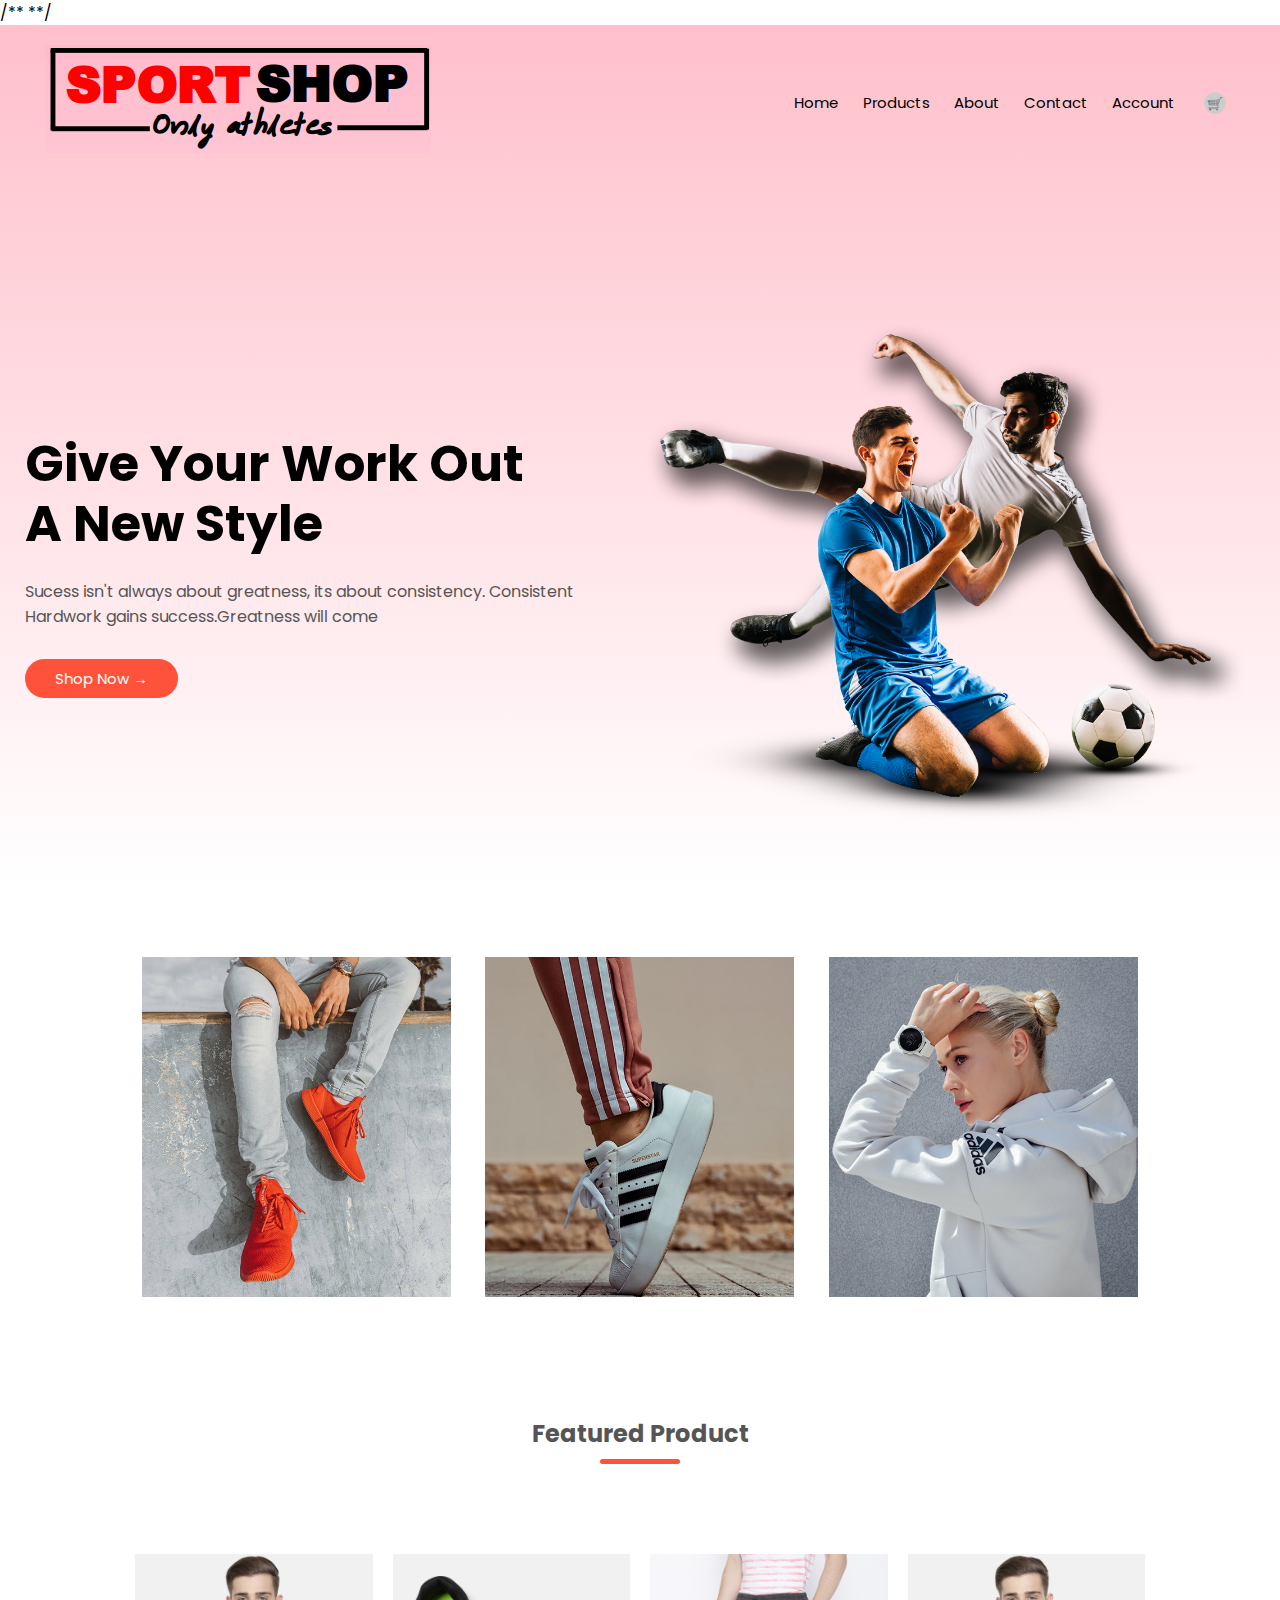
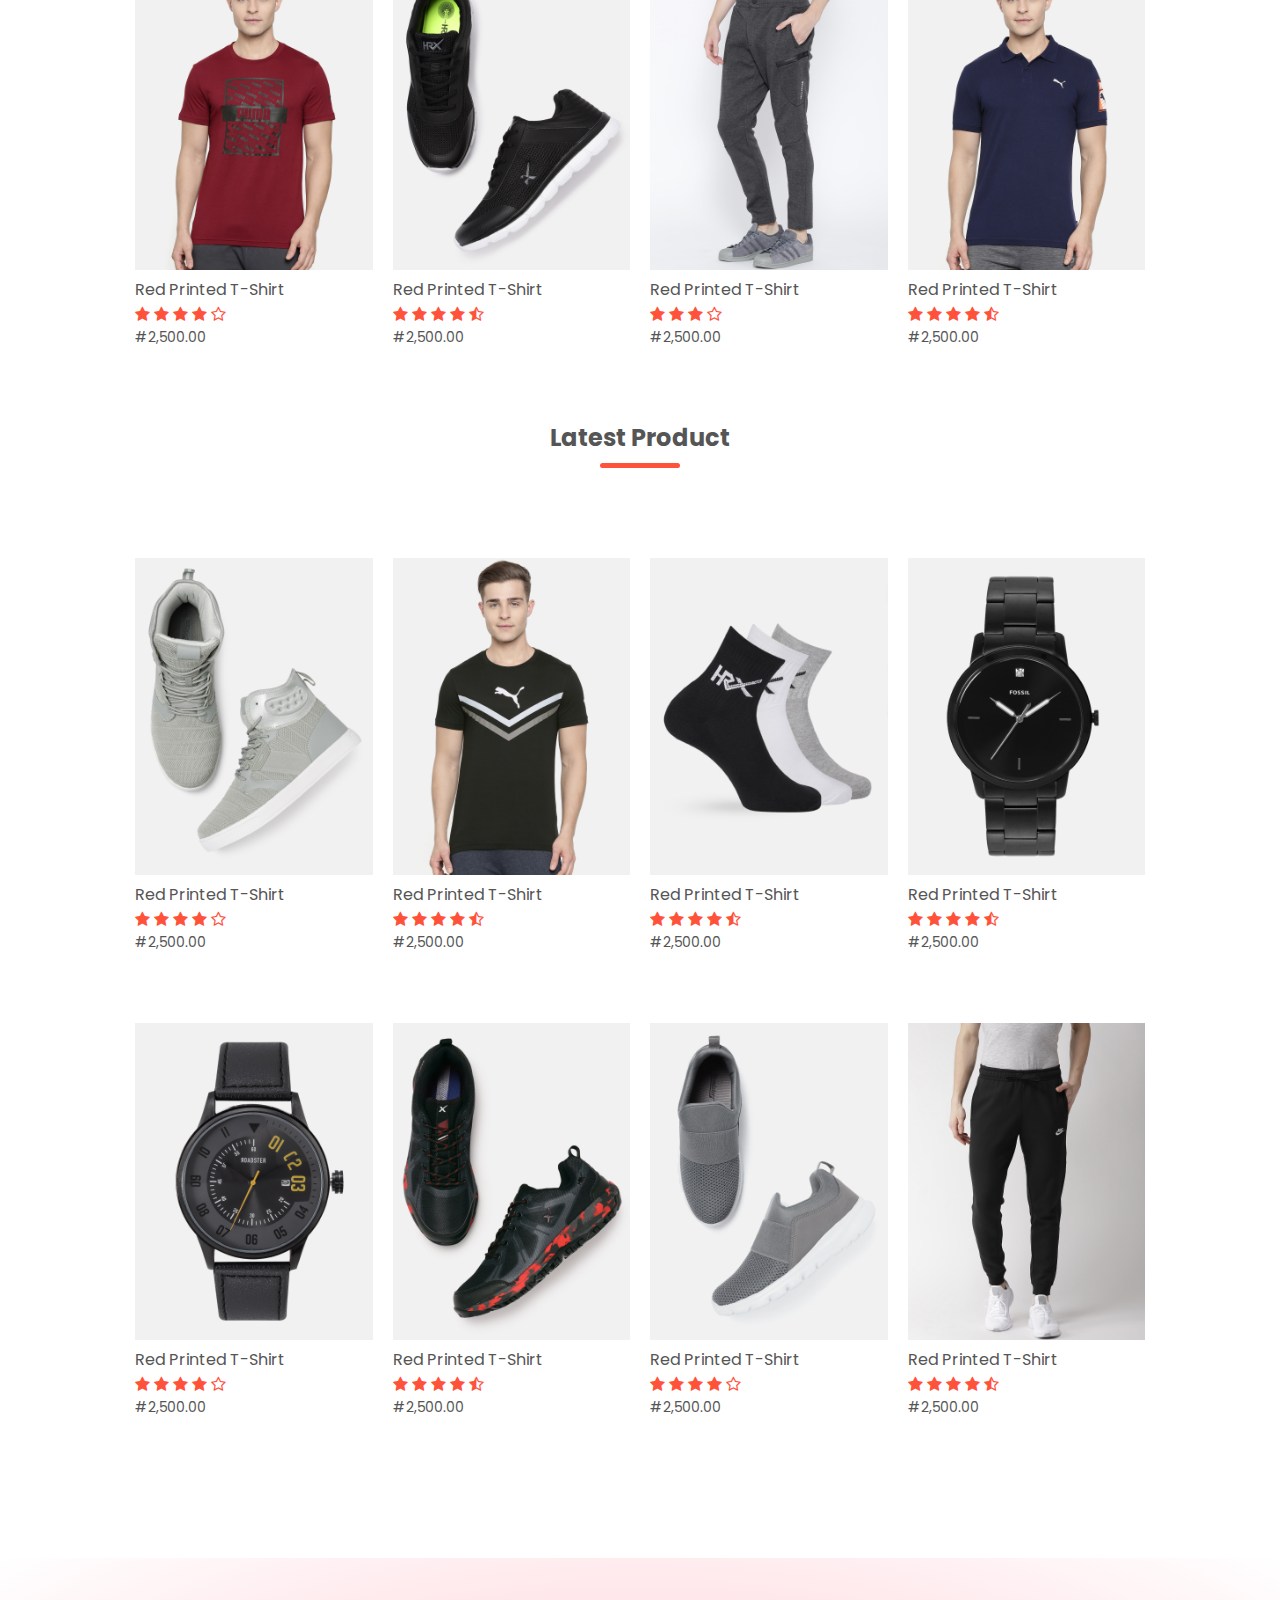
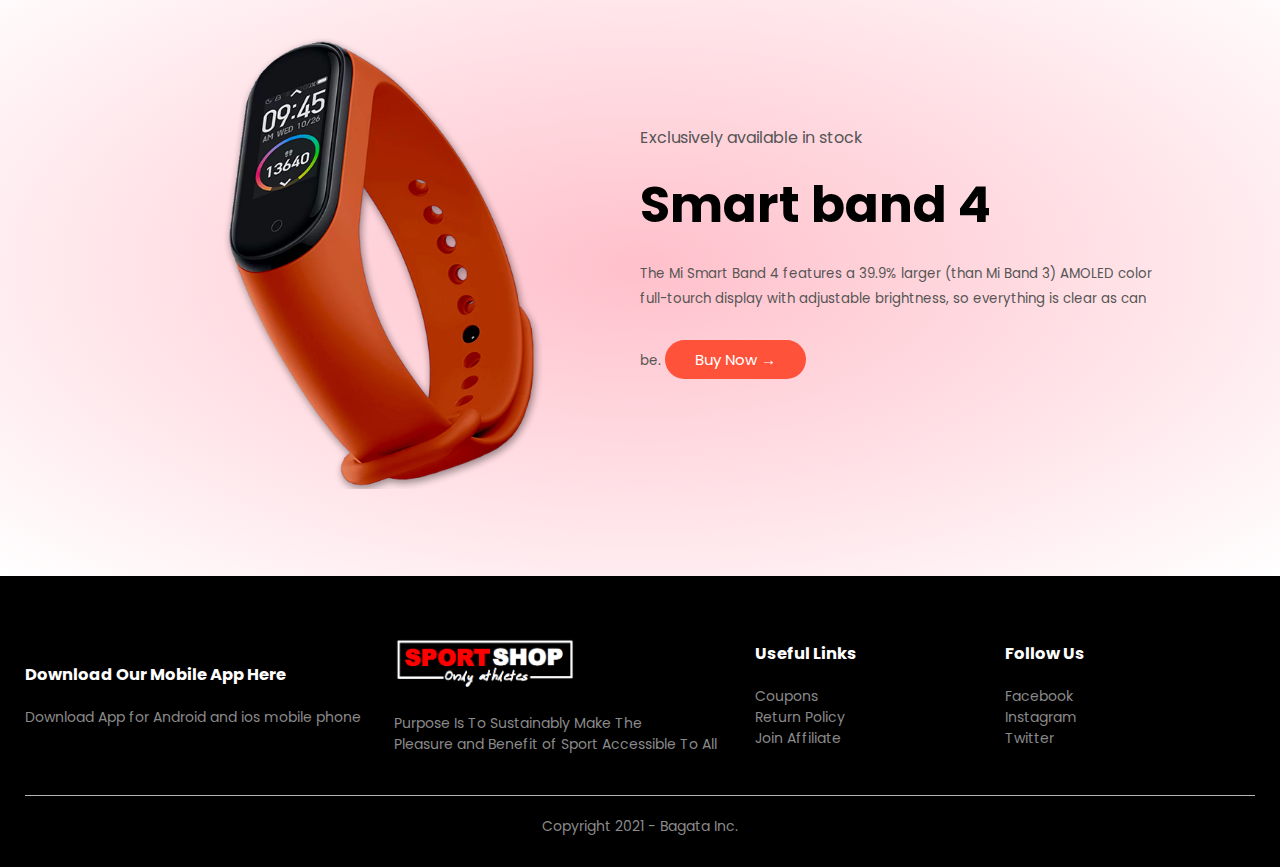
<file: index.html>
<!DOCTYPE html>
<html lang="en">

<head>
    <meta charset="UTF-8">
    <meta name="viewport" content="width=device-width, initial-scale=1.0">
    <title>ECOMMERCE | ONLINE STORE</title>
    <link rel="stylesheet" type="text/css" href="css/stylesheet.css">
    /**<link href="https://fonts.googleapis.com/css2?family=poppins:wght@300;400;500;600;700&display=swap"
        rel="stylesheet">
    <link rel="stylesheet" href="https://stackpath.bootstrapcdn.com/font-awesome/4.7.0/css/font-awesome.min.css">**/
</head>

<body>
    <div class="header">
        <div class="container">
            <div class="navbar">
                <div class="logo">
                    <img src="images/logo.png" href="index.html">
                </div>
                <nav>
                    <ul id="MenuItems">
                        <li><a href="index.html">Home</a></li>
                        <li><a href="product.html">Products</a></li>
                        <li><a href="#">About</a></li>
                        <li><a href="#">Contact</a></li>
                        <li><a href="#">Account</a></li>
                    </ul>
                </nav>
                <img src="/images/cart.png" width="40px" height="40px">
                <img src="/images/menu.png" class="menu-icon" onclick="menutoggle()">
            </div>
            <div class="row">
                <div class="col">
                    <h1>Give Your Work Out <br> A New Style</h1>
                    <p>Sucess isn't always about greatness, its about consistency. Consistent <br>
                        Hardwork gains success.Greatness will come</p>
                    <a href="#" class="btn">Shop Now &#8594</a>
                </div>
                <div class="col">
                    <img src="/images/image1.png">
                </div>
            </div>
        </div>
    </div>
    <!------ Featured Categories ------->
    <div class="categories">
        <div class="small-container">
            <div class="row">
                <div class="col-1">
                    <img src="/images/category-1.jpg">
                </div>
                <div class="col-1">
                    <img src="/images/category-2.jpg">
                </div>
                <div class="col-1">
                    <img src="/images/category-3.jpg">
                </div>
            </div>
        </div>
    </div>
    <!------ featured product ------->
    <div class="small-container">
        <h2 class="title">Featured Product</h2>
        <div class="row">
            <div class="col-2">
                <img src="/images/product-1.jpg">
                <h4>Red Printed T-Shirt</h4>
                <div class="rating">
                    <i class="fa fa-star"></i>
                    <i class="fa fa-star"></i>
                    <i class="fa fa-star"></i>
                    <i class="fa fa-star"></i>
                    <i class="fa fa-star-o"></i>
                </div>
                <p>#2,500.00</p>
            </div>
            <div class="col-2">
                <img src="/images/product-2.jpg">
                <h4>Red Printed T-Shirt</h4>
                <div class="rating">
                    <i class="fa fa-star"></i>
                    <i class="fa fa-star"></i>
                    <i class="fa fa-star"></i>
                    <i class="fa fa-star"></i>
                    <i class="fa fa-star-half-o"></i>
                </div>
                <p>#2,500.00</p>
            </div>
            <div class="col-2">
                <img src="/images/product-3.jpg">
                <h4>Red Printed T-Shirt</h4>
                <div class="rating">
                    <i class="fa fa-star"></i>
                    <i class￼ Home Products About Contact Account ￼ Give="fa fa-star"></i>
                    <i class="fa fa-star"></i>
                    <i class="fa fa-star"></i>
                    <i class="fa fa-star-o"></i>
                </div>
                <p>#2,500.00</p>
            </div>
            <div class="col-2">
                <img src="/images/product-4.jpg">
                <h4>Red Printed T-Shirt</h4>
                <div class="rating">
                    <i class="fa fa-star"></i>
                    <i class="fa fa-star"></i>
                    <i class="fa fa-star"></i>
                    <i class="fa fa-star"></i>
                    <i class="fa fa-star-half-o"></i>
                </div>
                <p>#2,500.00</p>
            </div>
            <h2 class="title">Latest Product</h2>
            <div class="row">
                <div class="col-2">
                    <img src="/images/product-5.jpg">
                    <h4>Red Printed T-Shirt</h4>
                    <div class="rating">
                        <i class="fa fa-star"></i>
                        <i class="fa fa-star"></i>
                        <i class="fa fa-star"></i>
                        <i class="fa fa-star"></i>
                        <i class="fa fa-star-o"></i>
                    </div>
                    <p>#2,500.00</p>
                </div>
                <div class="col-2">
                    <img src="/images/product-6.jpg">
                    <h4>Red Printed T-Shirt</h4>
                    <div class="rating">
                        <i class="fa fa-star"></i>
                        <i class="fa fa-star"></i>
                        <i class="fa fa-star"></i>
                        <i class="fa fa-star"></i>
                        <i class="fa fa-star-half-o"></i>
                    </div>
                    <p>#2,500.00</p>
                </div>
                <div class="col-2">
                    <img src="/images/product-7.jpg">
                    <h4>Red Printed T-Shirt</h4>
                    <div class="rating">
                        <i class="fa fa-star"></i>
                        <i class="fa fa-star"></i>
                        <i class="fa fa-star"></i>
                        <i class="fa fa-star"></i>
                        <i class="fa fa-star-half-o"></i>
                    </div>
                    <p>#2,500.00</p>
                </div>
                <div class="col-2">
                    <img src="/images/product-8.jpg">
                    <h4>Red Printed T-Shirt</h4>
                    <div class="rating">
                        <i class="fa fa-star"></i>
                        <i class="fa fa-star"></i>
                        <i class="fa fa-star"></i>
                        <i class="fa fa-star"></i>
                        <i class="fa fa-star-half-o"></i>
                    </div>
                    <p>#2,500.00</p>
                </div>
                <div class="col-2">
                    <img src="/images/product-9.jpg">
                    <h4>Red Printed T-Shirt</h4>
                    <div class="rating">
                        <i class="fa fa-star"></i>
                        <i class="fa fa-star"></i>
                        <i class="fa fa-star"></i>
                        <i class="fa fa-star"></i>
                        <i class="fa fa-star-o"></i>
                    </div>
                    <p>#2,500.00</p>
                </div>
                <div class="col-2">
                    <img src="/images/product-10.jpg">
                    <h4>Red Printed T-Shirt</h4>
                    <div class="rating">
                        <i class="fa fa-star"></i>
                        <i class="fa fa-star"></i>
                        <i class="fa fa-star"></i>
                        <i class="fa fa-star"></i>
                        <i class="fa fa-star-half-o"></i>
                    </div>
                    <p>#2,500.00</p>
                </div>
                <div class="col-2">
                    <img src="/images/product-11.jpg">
                    <h4>Red Printed T-Shirt</h4>
                    <div class="rating">
                        <i class="fa fa-star"></i>
                        <i class="fa fa-star"></i>
                        <i class="fa fa-star"></i>
                        <i class="fa fa-star"></i>
                        <i class="fa fa-star-o"></i>
                    </div>
                    <p>#2,500.00</p>
                </div>
                <div class="col-2">
                    <img src="/images/product-12.jpg">
                    <h4>Red Printed T-Shirt</h4>
                    <div class="rating">
                        <i class="fa fa-star"></i>
                        <i class="fa fa-star"></i>
                        <i class="fa fa-star"></i>
                        <i class="fa fa-star"></i>
                        <i class="fa fa-star-half-o"></i>
                    </div>
                    <p>#2,500.00</p>
                </div>
            </div>

        </div>
    </div>
    <!-------- offer -------->
    <div class="offer">
        <div class="small-container">
            <div class="row">
                <div class="col">
                    <img src="/images/exclusive.png" class="offer-image">
                </div>
                <div class="col">
                    <p>Exclusively available in stock</p>
                    <h1>Smart band 4</h1>
                    <small>
                        The Mi Smart Band 4 features a 39.9% larger (than Mi Band 3) AMOLED color full-tourch display
                        with adjustable brightness, so everything is clear as can be.
                    </small>
                    <a href="#" class="btn">Buy Now &#8594;</a>
                </div>
            </div>
        </div>
    </div>
    <!------------ footer ------------->
    <div class="footer">
        <div class="container">
            <div class="row">
                <div class="footer-col">
                    <h3>Download Our Mobile App Here</h3>
                    <p>Download App for Android and ios mobile phone</p>
                </div>
                <div class="footer-col-1">
                    <img src="images/logo2.png">
                    <p>Purpose Is To Sustainably Make The <br> Pleasure and Benefit of Sport Accessible To All</p>
                </div>
                <div class="footer-col-2">
                    <h3>Useful Links</h3>
                    <ul>
                        <li>Coupons</li>
                        <li>Return Policy</li>
                        <li>Join Affiliate</li>
                    </ul>
                </div>
                <div class="footer-col-3">
                    <h3>Follow Us</h3>
                    <ul>
                        <li>Facebook</li>
                        <li>Instagram</li>
                        <li>Twitter</li>
                    </ul>
                </div>
            </div>
            <hr>
            <p class="copyright">Copyright 2021 - Bagata Inc.</p>
        </div>
    </div>


    <!----------- Js for toggle menu ---------->
    <script>
        var MenuItems = document.getElementById("MenuItems");

        MenuItems.style.maxHeight = "0px";

        function menutoggle() {
            if (MenuItems.style.maxHeight == "0px") {
                MenuItems.style.maxHeight = "200px";
            }
            else {
                MenuItems.style.maxHeight = "0px";
            }
        }
    </script>
</body>

</html>
</file>
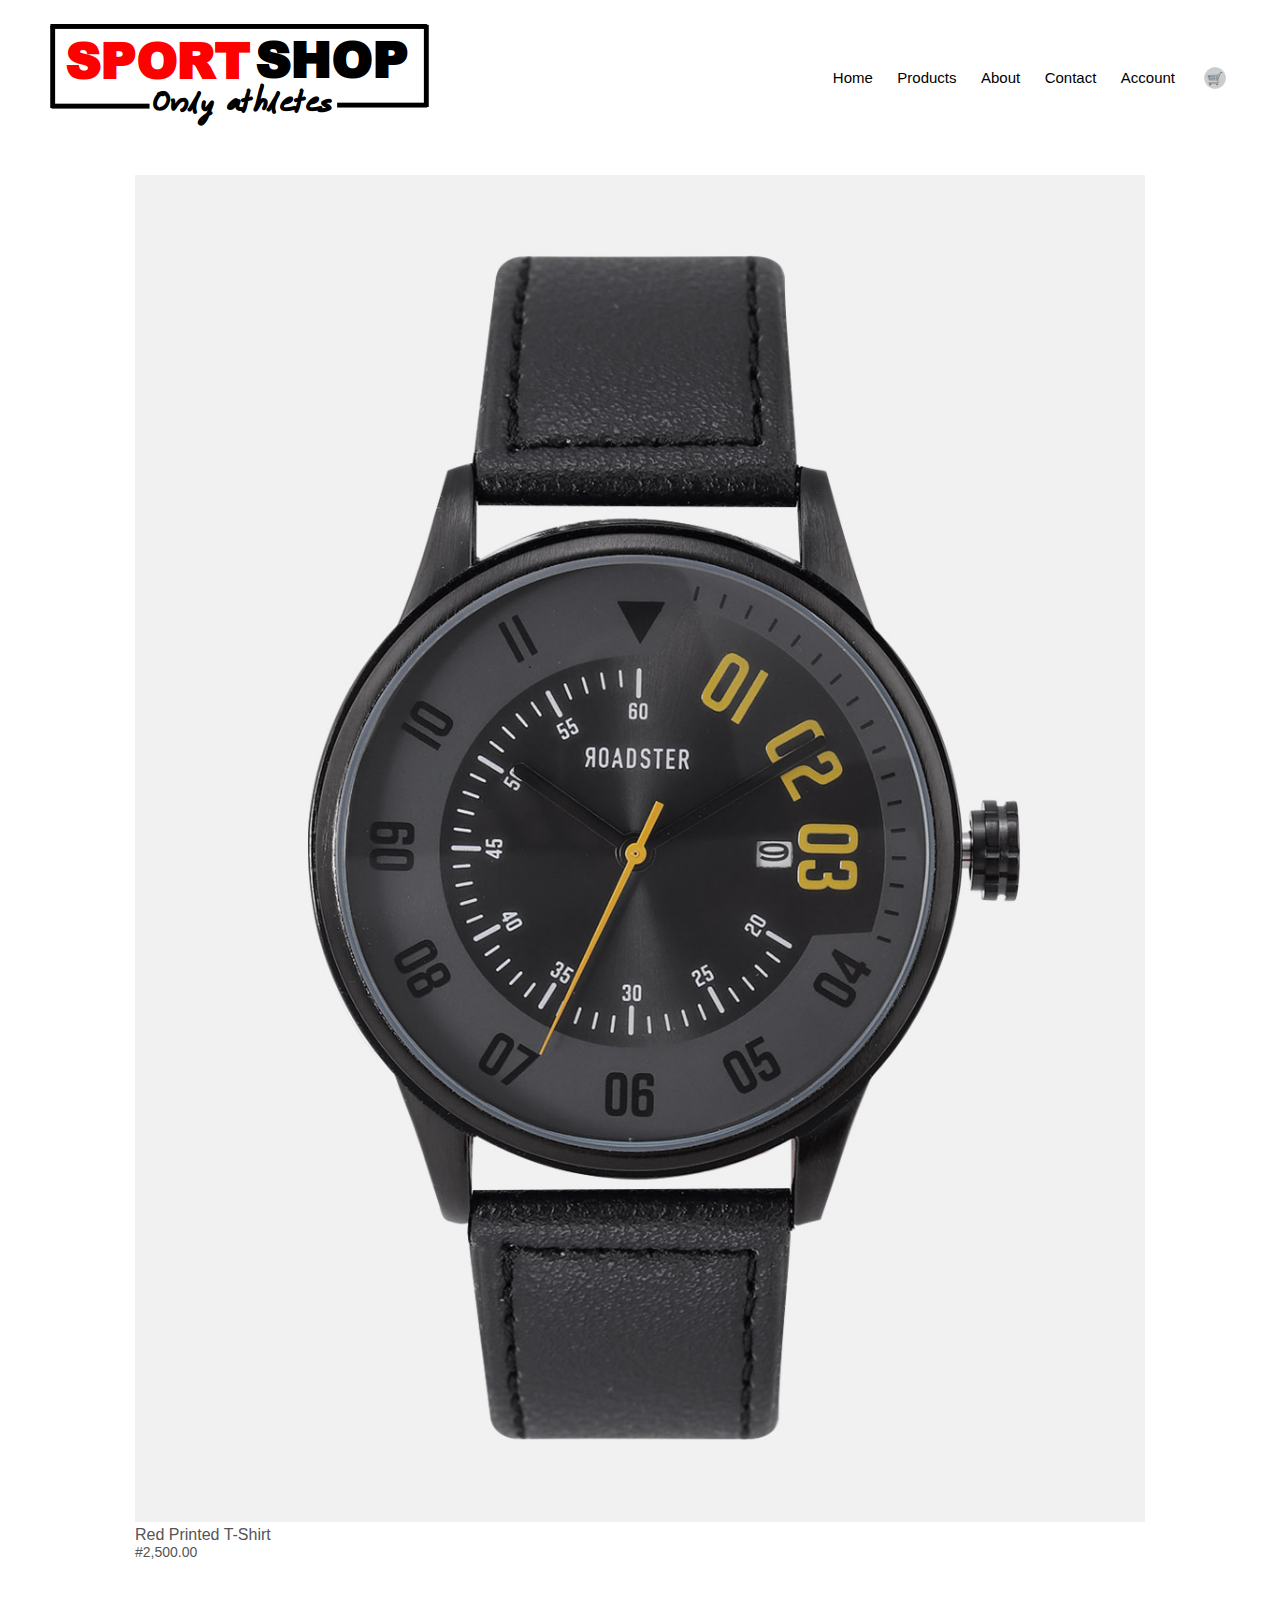
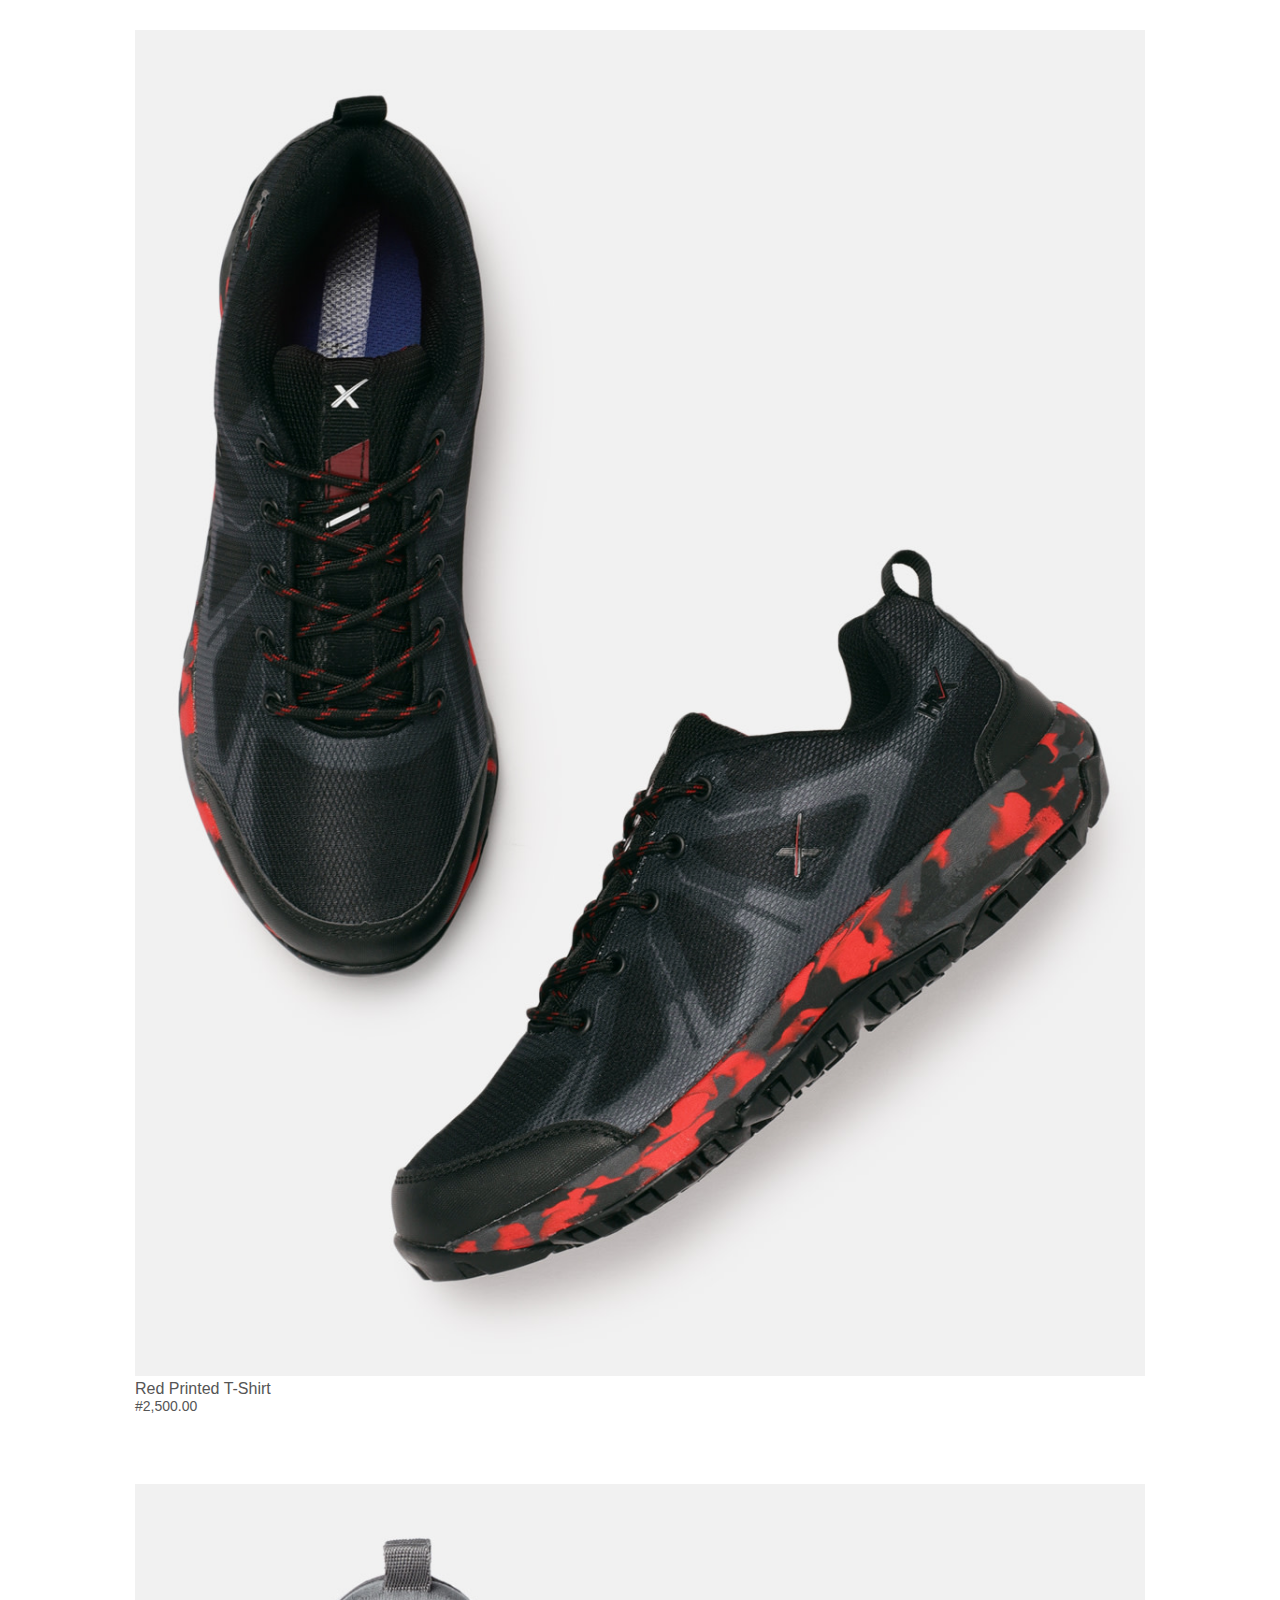
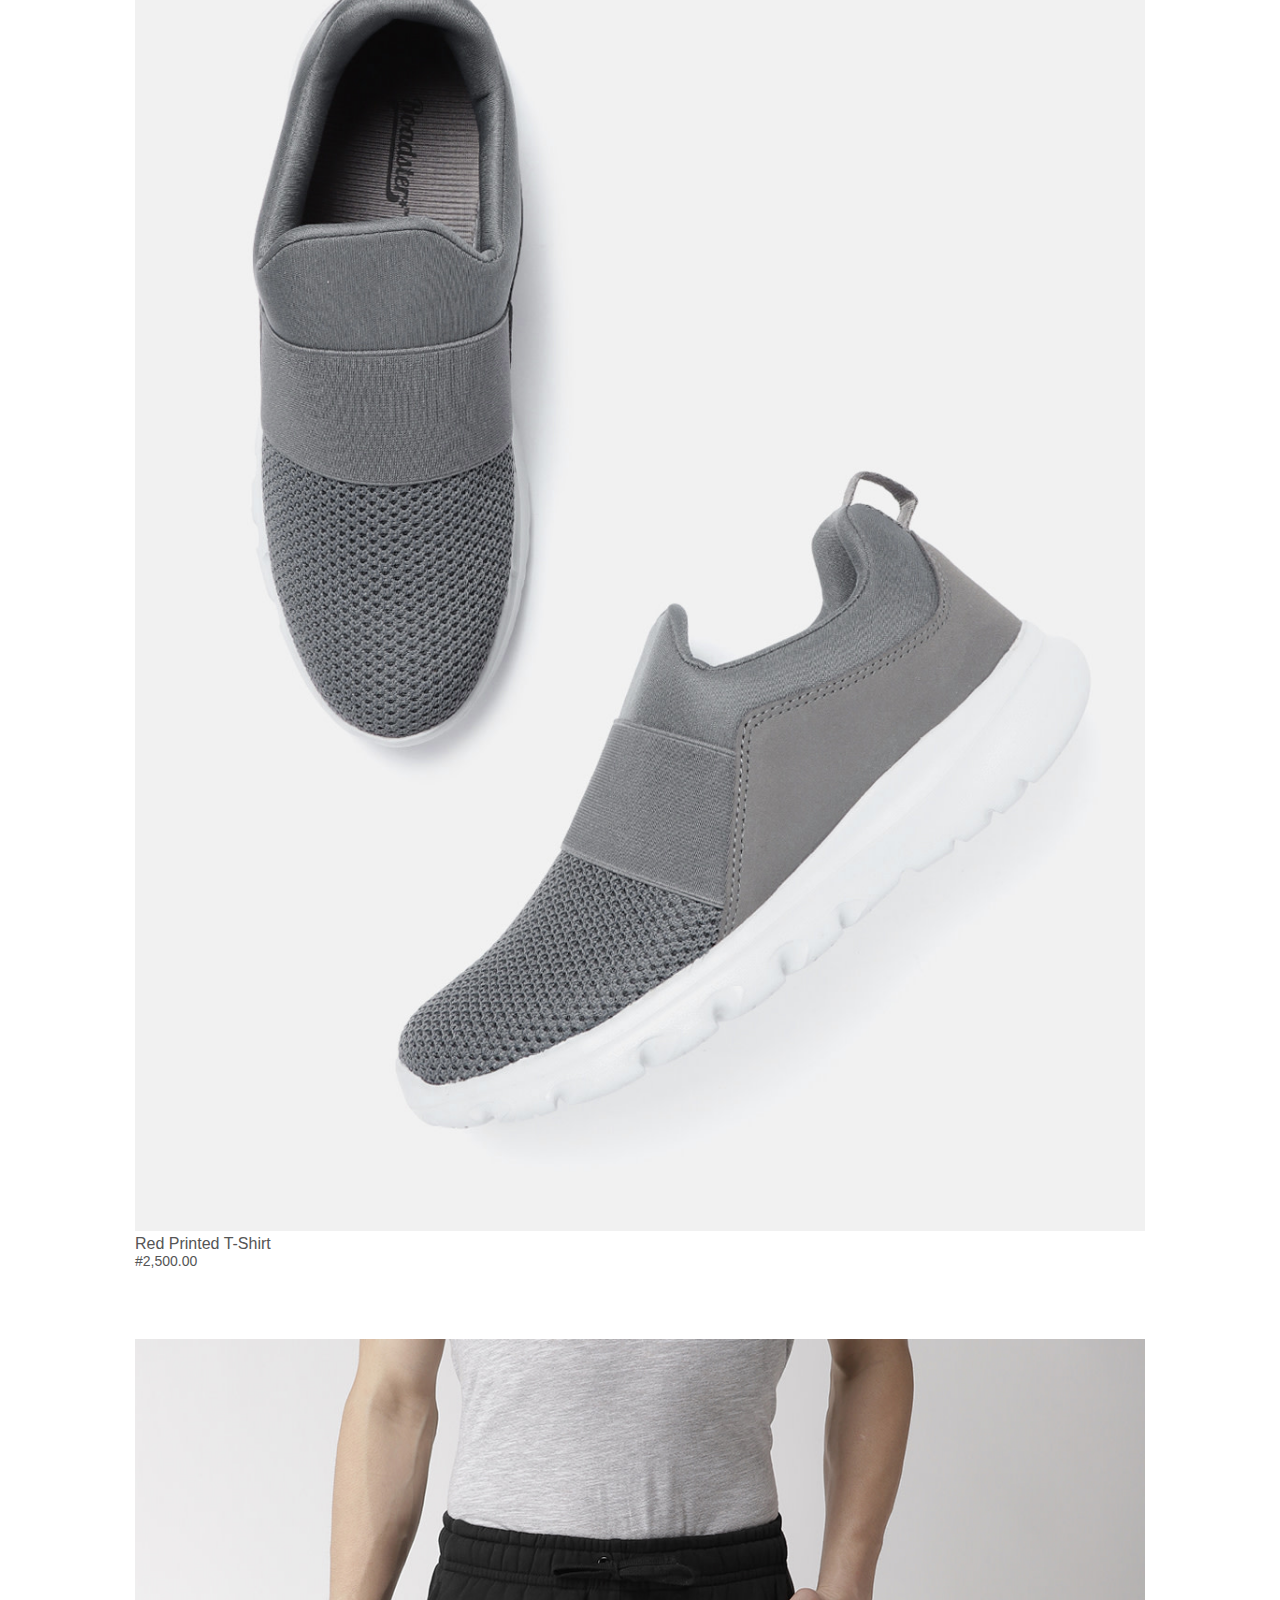
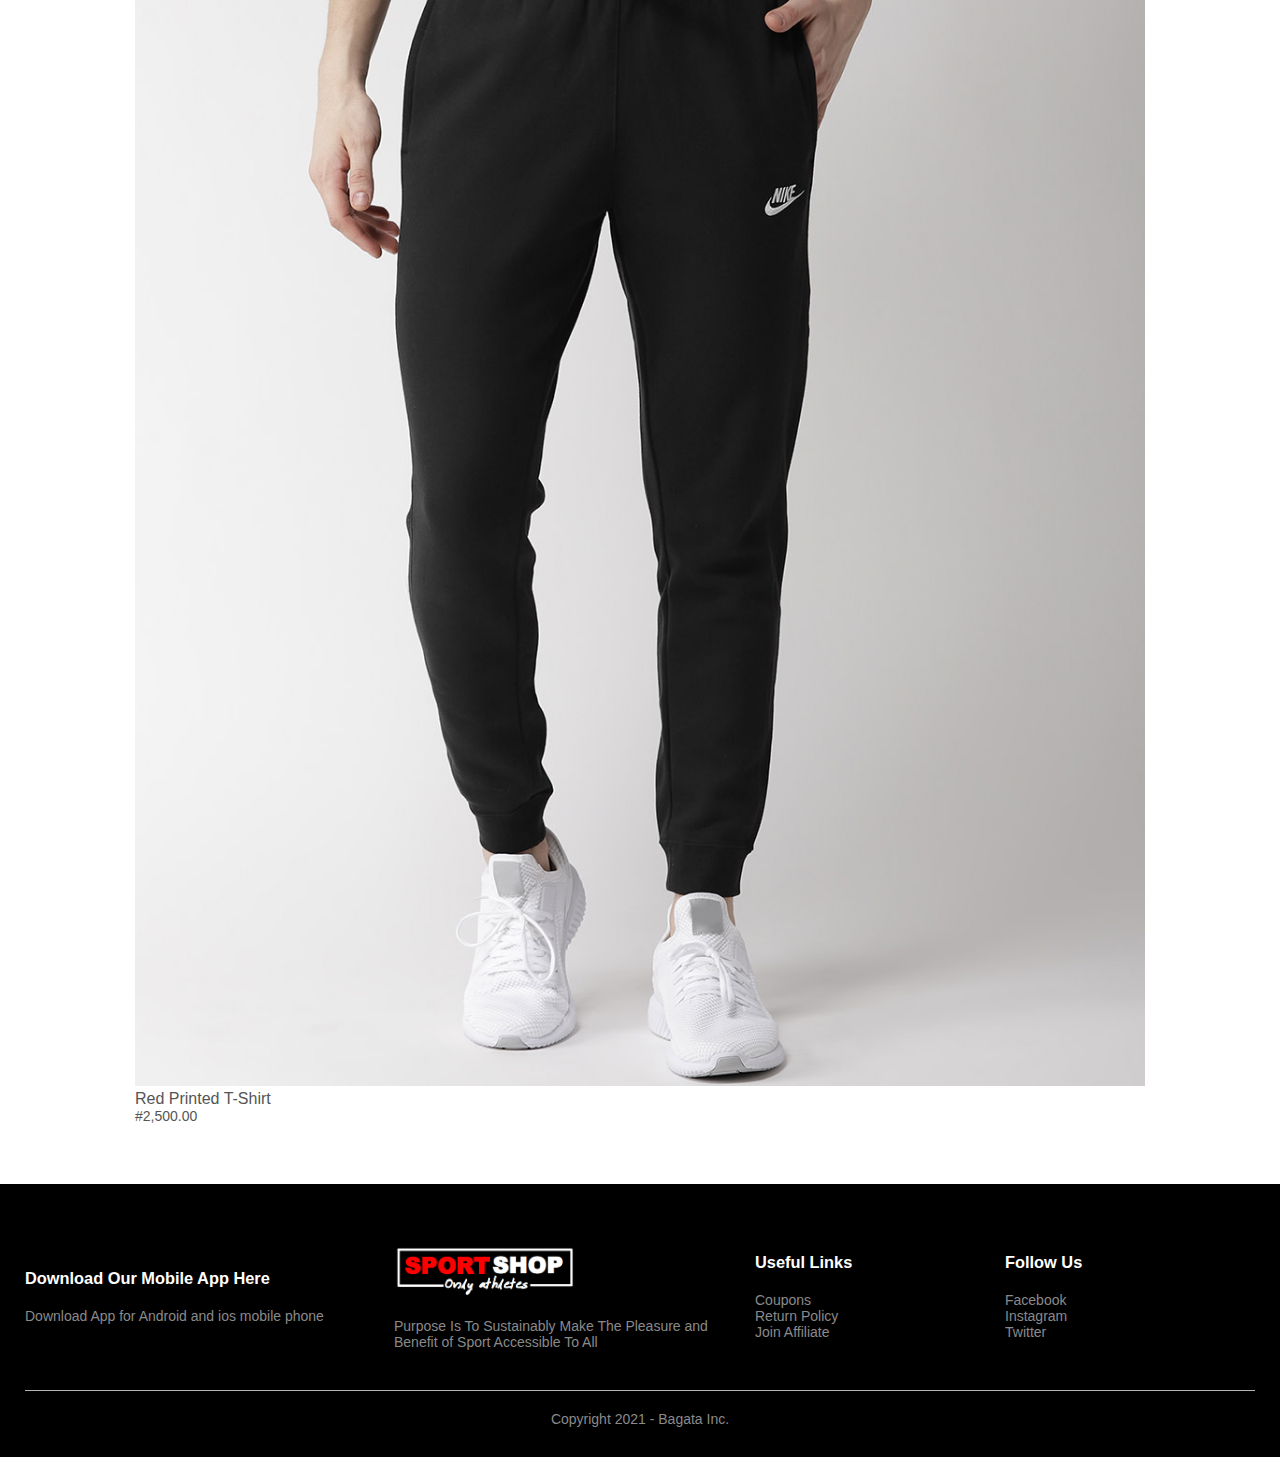
<file: product-details.html>
<!DOCTYPE html>
<html lang="en">

<head>
    <meta name="">
    <meta charset="UTF-8">
    <meta name="viewport" content="width=device-width, initial-scale=1.0">
    <title>ALL PRODUCTS | ECOMMERCE ONLINE STORE</title>
    <link rel="stylesheet" type="text/css" href="css/stylesheet.css">
    <!-- <link href="https://fonts.googleapis.com/css2?family=poppins:wght@300;400;500;600;700&display=swap"
        rel="stylesheet">
    <link rel="stylesheet" href="https://stackpath.bootstrapcdn.com/font-awesome/4.7.0/css/font-awesome.min.css"> -->
</head>

<body>
    <div class="container">
        <div class="navbar">
            <div class="logo">
                <a href="index.html">
                    <img src="images/logo3.png">
                </a>
            </div>
            <nav>
                <ul id="MenuItems">
                    <li><a href="index.html">Home</a></li>
                    <li><a href="product.html">Products</a></li>
                    <li><a href="#">About</a></li>
                    <li><a href="#">Contact</a></li>
                    <li><a href="#">Account</a></li>
                </ul>
            </nav>
            <img src="/images/cart.png" width="40px" height="40px">
            <img src="/images/menu.png" class="menu-icon" onclick="menutoggle()">
        </div>
    </div>

    <div class="small-container">

        <div class="col-2">
                <img src="/images/product-9.jpg">
                <h4>Red Printed T-Shirt</h4>
                <div class="rating">
                    <i class="fa fa-star"></i>
                    <i class="fa fa-star"></i>
                    <i class="fa fa-star"></i>
                    <i class="fa fa-star"></i>
                    <i class="fa fa-star-o"></i>
                </div>
                <p>#2,500.00</p>
            </div>
            <div class="col-2">
                <img src="/images/product-10.jpg">
                <h4>Red Printed T-Shirt</h4>
                <div class="rating">
                    <i class="fa fa-star"></i>
                    <i class="fa fa-star"></i>
                    <i class="fa fa-star"></i>
                    <i class="fa fa-star"></i>
                    <i class="fa fa-star-half-o"></i>
                </div>
                <p>#2,500.00</p>
            </div>
            <div class="col-2">
                <img src="/images/product-11.jpg">
                <h4>Red Printed T-Shirt</h4>
                <div class="rating">
                    <i class="fa fa-star"></i>
                    <i class="fa fa-star"></i>
                    <i class="fa fa-star"></i>
                    <i class="fa fa-star"></i>
                    <i class="fa fa-star-o"></i>
                </div>
                <p>#2,500.00</p>
            </div>
            <div class="col-2">
                <img src="/images/product-12.jpg">
                <h4>Red Printed T-Shirt</h4>
                <div class="rating">
                    <i class="fa fa-star"></i>
                    <i class="fa fa-star"></i>
                    <i class="fa fa-star"></i>
                    <i class="fa fa-star"></i>
                    <i class="fa fa-star-half-o"></i>
                </div>
                <p>#2,500.00</p>
            </div>
        </div>

       
    </div>



    </div>

    <!------------ footer ------------->
    <div class="footer">
        <div class="container">
            <div class="row">
                <div class="footer-col">
                    <h3>Download Our Mobile App Here</h3>
                    <p>Download App for Android and ios mobile phone</p>
                </div>
                <div class="footer-col-1">
                    <img src="images/logo2.png">
                    <p>Purpose Is To Sustainably Make The Pleasure and Benefit of Sport Accessible To All</p>
                </div>
                <div class="footer-col-2">
                    <h3>Useful Links</h3>
                    <ul>
                        <li>Coupons</li>
                        <li>Return Policy</li>
                        <li>Join Affiliate</li>
                    </ul>
                </div>
                <div class="footer-col-3">
                    <h3>Follow Us</h3>
                    <ul>
                        <li>Facebook</li>
                        <li>Instagram</li>
                        <li>Twitter</li>
                    </ul>
                </div>
            </div>
            <hr>
            <p class="copyright">Copyright 2021 - Bagata Inc.</p>
        </div>
    </div>
    <!----------- Js for toggle menu ---------->
    <script>
        var MenuItems = document.getElementById("MenuItems");

        MenuItems.style.maxHeight = "0px";

        function menutoggle() {
            if (MenuItems.style.maxHeight == "0px") {
                MenuItems.style.maxHeight = "200px";
            }
            else {
                MenuItems.style.maxHeight = "0px";
            }
        }
    </script>
</body>

</html>
</file>
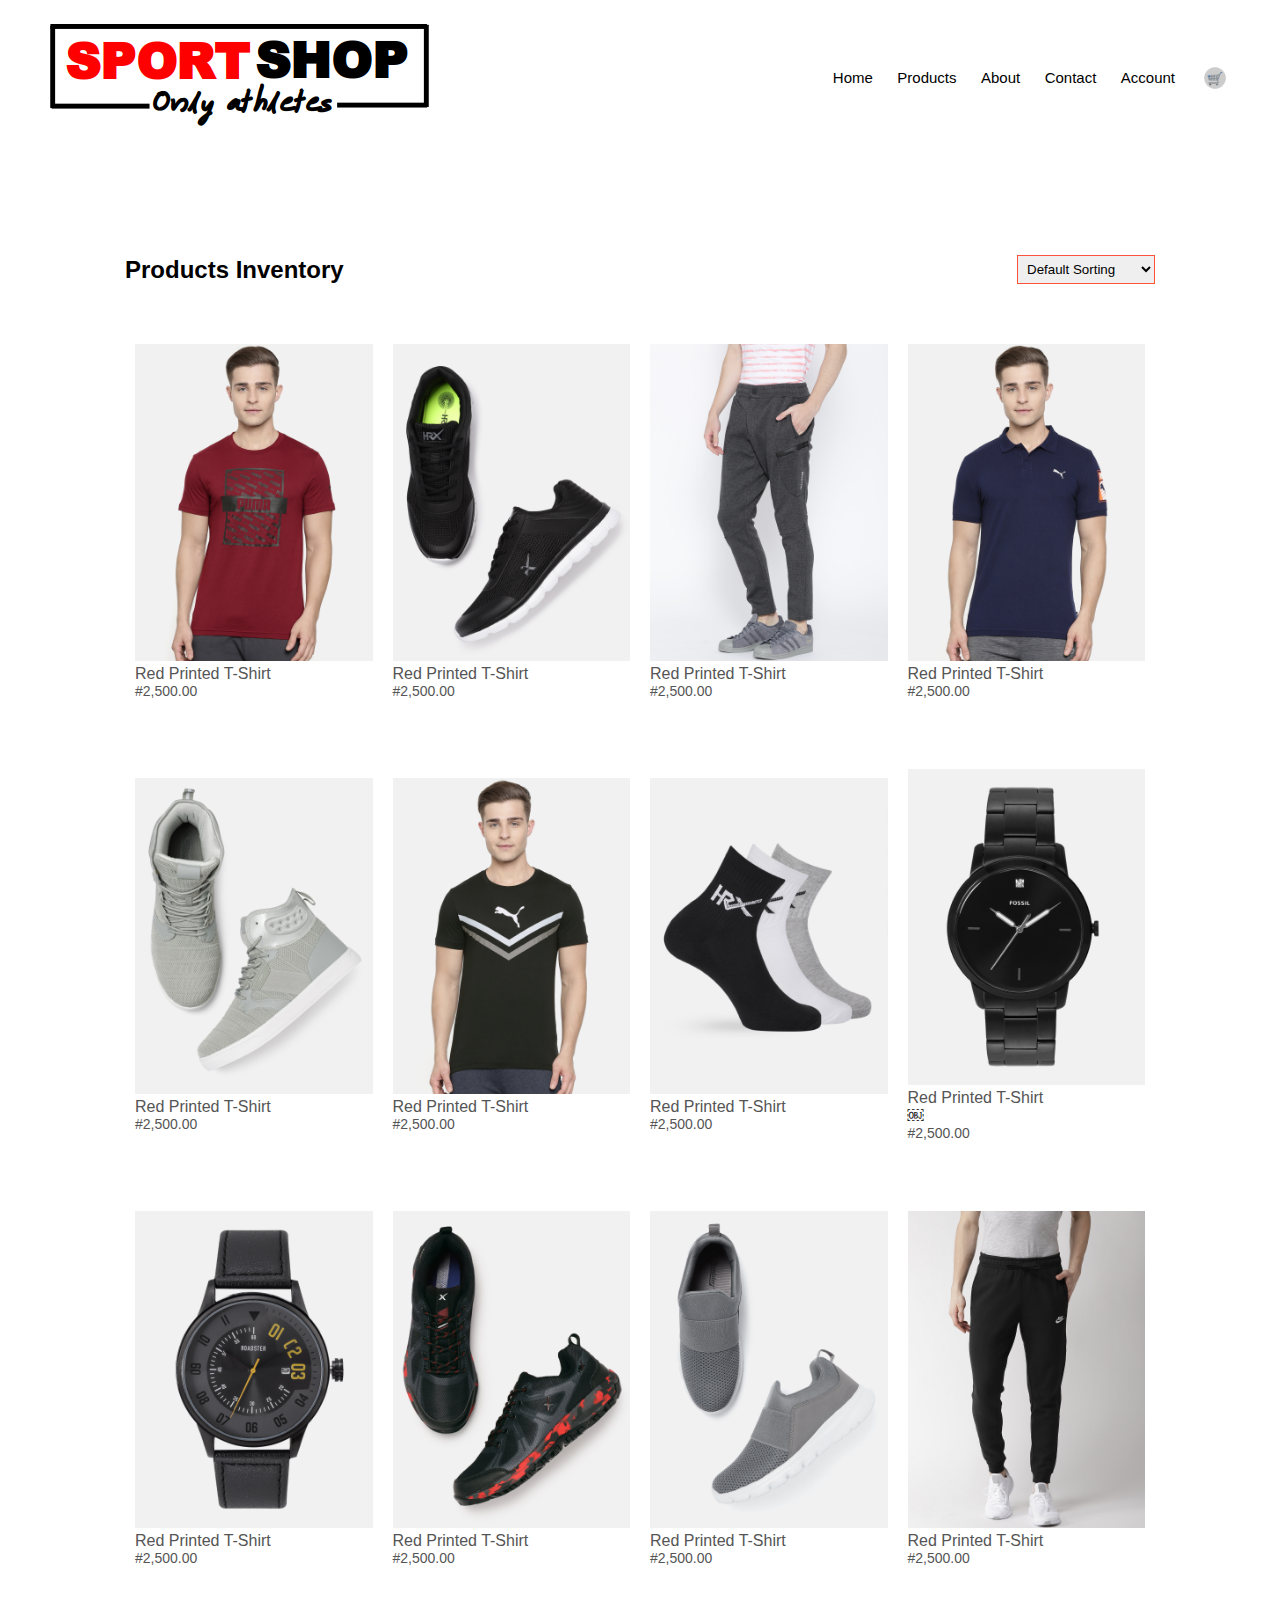
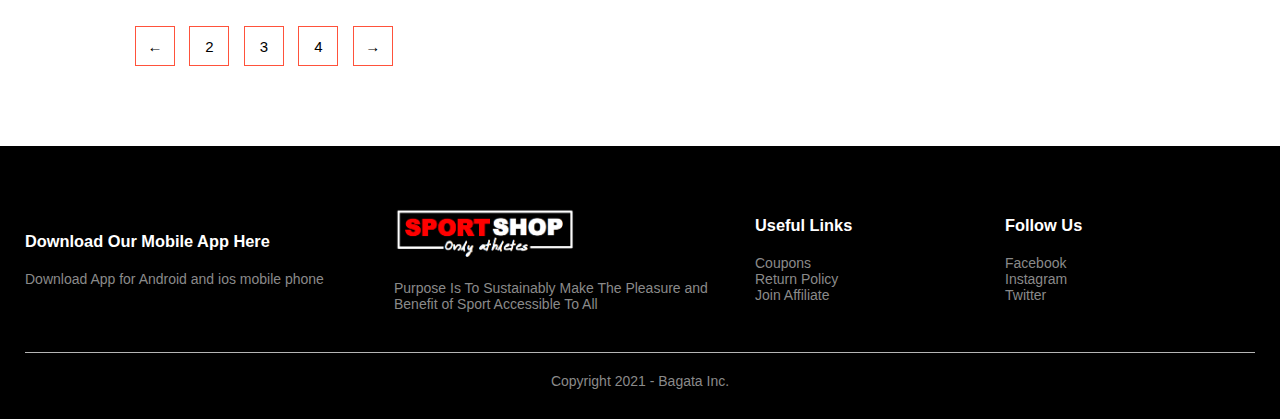
<file: product-page1.html>
<!DOCTYPE html>
<html lang="en">

<head>
    <meta charset="UTF-8">
    <meta name="viewport" content="width=device-width, initial-scale=1.0">
    <title>ALL PRODUCTS | ECOMMERCE ONLINE STORE</title>
    <link rel="stylesheet" type="text/css" href="css/stylesheet.css">
    <!-- <link href="https://fonts.googleapis.com/css2?family=poppins:wght@300;400;500;600;700&display=swap"
        rel="stylesheet">
    <link rel="stylesheet" href="https://stackpath.bootstrapcdn.com/font-awesome/4.7.0/css/font-awesome.min.css"> -->
</head>

<body>
    <div class="container">
        <div class="navbar">
            <div class="logo">
                <a href="index.html">
                    <img src="images/logo3.png">
                </a>
            </div>
            <nav>
                <ul id="MenuItems">
                    <li><a href="index.html">Home</a></li>
                    <li><a href="product.html">Products</a></li>
                    <li><a href="#">About</a></li>
                    <li><a href="#">Contact</a></li>
                    <li><a href="#">Account</a></li>
                </ul>
            </nav>
            <img src="/images/cart.png" width="40px" height="40px">
            <img src="/images/menu.png" class="menu-icon" onclick="menutoggle()">
        </div>
    </div>

    <div class="small-container">

        <div class="row row-2">
            <h2>Products Inventory</h2>
            <select>
                <option>Default Sorting</option>
                <option>Sort by Popularity</option>
                <option>Sort by Rating</option>
                <option>Sort by price</option>

            </select>
        </div>

        <div class="row">
            <div class="col-2">
                <img src="/images/product-1.jpg">
                <h4>Red Printed T-Shirt</h4>
                <div class="rating">
                    <i class="fa fa-star"></i>
                    <i class="fa fa-star"></i>
                    <i class="fa fa-star"></i>
                    <i class="fa fa-star"></i>
                    <i class="fa fa-star-o"></i>
                </div>
                <p>#2,500.00</p>
            </div>
            <div class="col-2">
                <img src="/images/product-2.jpg">
                <h4>Red Printed T-Shirt</h4>
                <div class="rating">
                    <i class="fa fa-star"></i>
                    <i class="fa fa-star"></i>
                    <i class="fa fa-star"></i>
                    <i class="fa fa-star"></i>
                    <i class="fa fa-star-half-o"></i>
                </div>
                <p>#2,500.00</p>
            </div>
            <div class="col-2">
                <img src="/images/product-3.jpg">
                <h4>Red Printed T-Shirt</h4>
                <div class="rating">
                    <i class="fa fa-star"></i>
                    <i class="fa fa-star"></i>
                    <i class="fa fa-star"></i>
                    <i class="fa fa-star"></i>
                    <i class="fa fa-star-o"></i>
                </div>
                <p>#2,500.00</p>
            </div>
            <div class="col-2">
                <img src="/images/product-4.jpg">
                <h4>Red Printed T-Shirt</h4>
                <div class="rating">
                    <i class="fa fa-star"></i>
                    <i class="fa fa-star"></i>
                    <i class="fa fa-star"></i>
                    <i class="fa fa-star"></i>
                    <i class="fa fa-star-half-o"></i>
                </div>
                <p>#2,500.00</p>
            </div>
        </div>

        <div class="row">
            <div class="col-2">
                <img src="/images/product-5.jpg">
                <h4>Red Printed T-Shirt</h4>
                <div class="rating">
                    <i class="fa fa-star"></i>
                    <i class="fa fa-star"></i>
                    <i class="fa fa-star"></i>
                    <i class="fa fa-star"></i>
                    <i class="fa fa-star-o"></i>
                </div>
                <p>#2,500.00</p>
            </div>
            <div class="col-2">
                <img src="/images/product-6.jpg">
                <h4>Red Printed T-Shirt</h4>
                <div class="rating">
                    <i class="fa fa-star"></i>
                    <i class="fa fa-star"></i>
                    <i class="fa fa-star"></i>
                    <i class="fa fa-star"></i>
                    <i class="fa fa-star-half-o"></i>
                </div>
                <p>#2,500.00</p>
            </div>
            <div class="col-2">
                <img src="/images/product-7.jpg">
                <h4>Red Printed T-Shirt</h4>
                <div class="rating">
                    <i class="fa fa-star"></i>
                    <i class="fa fa-star"></i>
                    <i class="fa fa-star"></i>
                    <i class="fa fa-star"></i>
                    <i class="fa fa-star-half-o"></i>
                </div>
                <p>#2,500.00</p>
            </div>
            <div class="col-2">
                <img src="/images/product-8.jpg">
                <h4>Red Printed T-Shirt</h4>
                <div class="rating">
                    <i class="fa fa-star"></i>
                    <i class="fa fa-star"></i>
                    <i class="fa fa-star"></i>
                    <i class="fa fa-star"></i>
                    <i class="fa fa-star-half-o"></i>
                </div>￼
                <p>#2,500.00</p>
            </div>
            <div class="col-2">
                <img src="/images/product-9.jpg">
                <h4>Red Printed T-Shirt</h4>
                <div class="rating">
                    <i class="fa fa-star"></i>
                    <i class="fa fa-star"></i>
                    <i class="fa fa-star"></i>
                    <i class="fa fa-star"></i>
                    <i class="fa fa-star-o"></i>
                </div>
                <p>#2,500.00</p>
            </div>
            <div class="col-2">
                <img src="/images/product-10.jpg">
                <h4>Red Printed T-Shirt</h4>
                <div class="rating">
                    <i class="fa fa-star"></i>
                    <i class="fa fa-star"></i>
                    <i class="fa fa-star"></i>
                    <i class="fa fa-star"></i>
                    <i class="fa fa-star-half-o"></i>
                </div>
                <p>#2,500.00</p>
            </div>
            <div class="col-2">
                <img src="/images/product-11.jpg">
                <h4>Red Printed T-Shirt</h4>
                <div class="rating">
                    <i class="fa fa-star"></i>
                    <i class="fa fa-star"></i>
                    <i class="fa fa-star"></i>
                    <i class="fa fa-star"></i>
                    <i class="fa fa-star-o"></i>
                </div>
                <p>#2,500.00</p>
            </div>
            <div class="col-2">
                <img src="/images/product-12.jpg">
                <h4>Red Printed T-Shirt</h4>
                <div class="rating">
                    <i class="fa fa-star"></i>
                    <i class="fa fa-star"></i>
                    <i class="fa fa-star"></i>
                    <i class="fa fa-star"></i>
                    <i class="fa fa-star-half-o"></i>
                </div>
                <p>#2,500.00</p>
            </div>
        </div>

        <div class="next-page">
            <a href="product.html"><span>&#8592</span></a>
            <a href="product-page2.html"><span>2</span></a>
            <a href="product-page3.html"><span>3</span></a>
            <a href="#"><span>4</span></a>
            <a href="product-page2.html"><span>&#8594</span></a>
        </div>
    </div>



    </div>

    <!------------ footer ------------->
    <div class="footer">
        <div class="container">
            <div class="row">
                <div class="footer-col">
                    <h3>Download Our Mobile App Here</h3>
                    <p>Download App for Android and ios mobile phone</p>
                </div>
                <div class="footer-col-1">
                    <img src="images/logo2.png">
                    <p>Purpose Is To Sustainably Make The Pleasure and Benefit of Sport Accessible To All</p>
                </div>
                <div class="footer-col-2">
                    <h3>Useful Links</h3>
                    <ul>
                        <li>Coupons</li>
                        <li>Return Policy</li>
                        <li>Join Affiliate</li>
                    </ul>
                </div>
                <div class="footer-col-3">
                    <h3>Follow Us</h3>
                    <ul>
                        <li>Facebook</li>
                        <li>Instagram</li>
                        <li>Twitter</li>
                    </ul>
                </div>
            </div>
            <hr>
            <p class="copyright">Copyright 2021 - Bagata Inc.</p>
        </div>
    </div>
    <!----------- Js for toggle menu ---------->
    <script>
        var MenuItems = document.getElementById("MenuItems");

        MenuItems.style.maxHeight = "0px";

        function menutoggle() {
            if (MenuItems.style.maxHeight == "0px") {
                MenuItems.style.maxHeight = "200px";
            }
            else {
                MenuItems.style.maxHeight = "0px";
            }
        }
    </script>
</body>

</html>
</file>
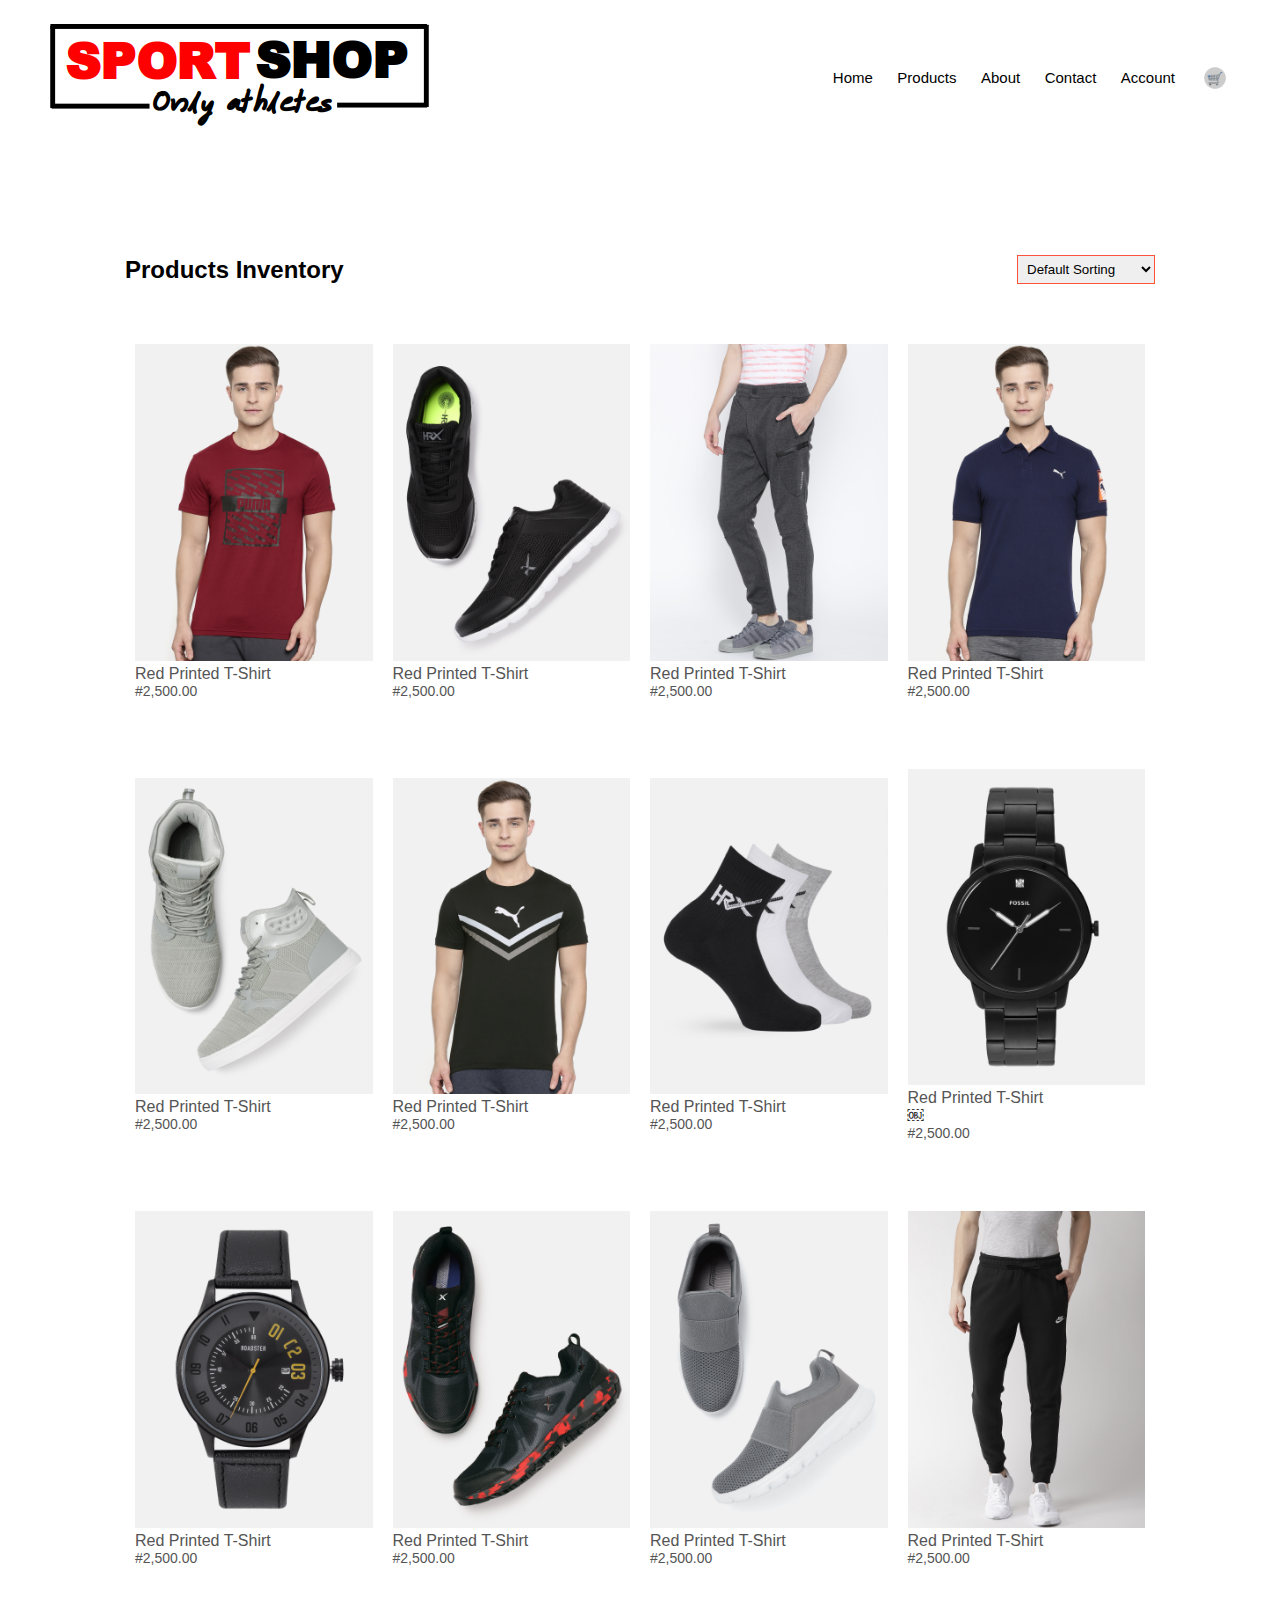
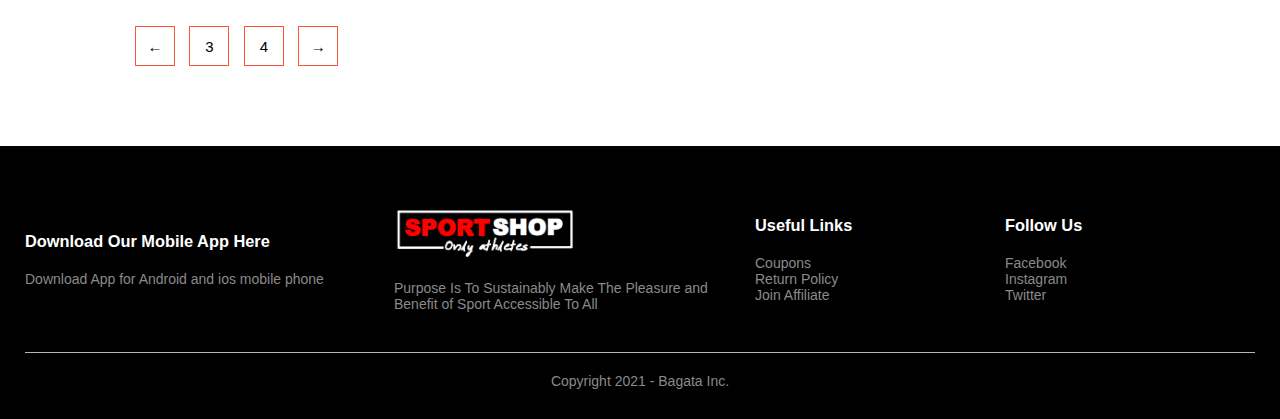
<file: product-page2.html>
<!DOCTYPE html>
<html lang="en">

<head>
    <meta charset="UTF-8">
    <meta name="viewport" content="width=device-width, initial-scale=1.0">
    <title>ALL PRODUCTS | ECOMMERCE ONLINE STORE</title>
    <link rel="stylesheet" type="text/css" href="css/stylesheet.css">
    <!-- <link href="https://fonts.googleapis.com/css2?family=poppins:wght@300;400;500;600;700&display=swap"
        rel="stylesheet">
    <link rel="stylesheet" href="https://stackpath.bootstrapcdn.com/font-awesome/4.7.0/css/font-awesome.min.css"> -->
</head>

<body>
    <div class="container">
        <div class="navbar">
            <div class="logo">
                <a href="index.html">
                    <img src="images/logo3.png">
                </a>
            </div>
            <nav>
                <ul id="MenuItems">
                    <li><a href="index.html">Home</a></li>
                    <li><a href="product.html">Products</a></li>
                    <li><a href="#">About</a></li>
                    <li><a href="#">Contact</a></li>
                    <li><a href="#">Account</a></li>
                </ul>
            </nav>
            <img src="/images/cart.png" width="40px" height="40px">
            <img src="/images/menu.png" class="menu-icon" onclick="menutoggle()">
        </div>
    </div>

    <div class="small-container">

        <div class="row row-2">
            <h2>Products Inventory</h2>
            <select>
                <option>Default Sorting</option>
                <option>Sort by Popularity</option>
                <option>Sort by Rating</option>
                <option>Sort by price</option>

            </select>
        </div>

        <div class="row">
            <div class="col-2">
                <img src="/images/product-1.jpg">
                <h4>Red Printed T-Shirt</h4>
                <div class="rating">
                    <i class="fa fa-star"></i>
                    <i class="fa fa-star"></i>
                    <i class="fa fa-star"></i>
                    <i class="fa fa-star"></i>
                    <i class="fa fa-star-o"></i>
                </div>
                <p>#2,500.00</p>
            </div>
            <div class="col-2">
                <img src="/images/product-2.jpg">
                <h4>Red Printed T-Shirt</h4>
                <div class="rating">
                    <i class="fa fa-star"></i>
                    <i class="fa fa-star"></i>
                    <i class="fa fa-star"></i>
                    <i class="fa fa-star"></i>
                    <i class="fa fa-star-half-o"></i>
                </div>
                <p>#2,500.00</p>
            </div>
            <div class="col-2">
                <img src="/images/product-3.jpg">
                <h4>Red Printed T-Shirt</h4>
                <div class="rating">
                    <i class="fa fa-star"></i>
                    <i class="fa fa-star"></i>
                    <i class="fa fa-star"></i>
                    <i class="fa fa-star"></i>
                    <i class="fa fa-star-o"></i>
                </div>
                <p>#2,500.00</p>
            </div>
            <div class="col-2">
                <img src="/images/product-4.jpg">
                <h4>Red Printed T-Shirt</h4>
                <div class="rating">
                    <i class="fa fa-star"></i>
                    <i class="fa fa-star"></i>
                    <i class="fa fa-star"></i>
                    <i class="fa fa-star"></i>
                    <i class="fa fa-star-half-o"></i>
                </div>
                <p>#2,500.00</p>
            </div>
        </div>

        <div class="row">
            <div class="col-2">
                <img src="/images/product-5.jpg">
                <h4>Red Printed T-Shirt</h4>
                <div class="rating">
                    <i class="fa fa-star"></i>
                    <i class="fa fa-star"></i>
                    <i class="fa fa-star"></i>
                    <i class="fa fa-star"></i>
                    <i class="fa fa-star-o"></i>
                </div>
                <p>#2,500.00</p>
            </div>
            <div class="col-2">
                <img src="/images/product-6.jpg">
                <h4>Red Printed T-Shirt</h4>
                <div class="rating">
                    <i class="fa fa-star"></i>
                    <i class="fa fa-star"></i>
                    <i class="fa fa-star"></i>
                    <i class="fa fa-star"></i>
                    <i class="fa fa-star-half-o"></i>
                </div>
                <p>#2,500.00</p>
            </div>
            <div class="col-2">
                <img src="/images/product-7.jpg">
                <h4>Red Printed T-Shirt</h4>
                <div class="rating">
                    <i class="fa fa-star"></i>
                    <i class="fa fa-star"></i>
                    <i class="fa fa-star"></i>
                    <i class="fa fa-star"></i>
                    <i class="fa fa-star-half-o"></i>
                </div>
                <p>#2,500.00</p>
            </div>
            <div class="col-2">
                <img src="/images/product-8.jpg">
                <h4>Red Printed T-Shirt</h4>
                <div class="rating">
                    <i class="fa fa-star"></i>
                    <i class="fa fa-star"></i>
                    <i class="fa fa-star"></i>
                    <i class="fa fa-star"></i>
                    <i class="fa fa-star-half-o"></i>
                </div>￼
                <p>#2,500.00</p>
            </div>
            <div class="col-2">
                <img src="/images/product-9.jpg">
                <h4>Red Printed T-Shirt</h4>
                <div class="rating">
                    <i class="fa fa-star"></i>
                    <i class="fa fa-star"></i>
                    <i class="fa fa-star"></i>
                    <i class="fa fa-star"></i>
                    <i class="fa fa-star-o"></i>
                </div>
                <p>#2,500.00</p>
            </div>
            <div class="col-2">
                <img src="/images/product-10.jpg">
                <h4>Red Printed T-Shirt</h4>
                <div class="rating">
                    <i class="fa fa-star"></i>
                    <i class="fa fa-star"></i>
                    <i class="fa fa-star"></i>
                    <i class="fa fa-star"></i>
                    <i class="fa fa-star-half-o"></i>
                </div>
                <p>#2,500.00</p>
            </div>
            <div class="col-2">
                <img src="/images/product-11.jpg">
                <h4>Red Printed T-Shirt</h4>
                <div class="rating">
                    <i class="fa fa-star"></i>
                    <i class="fa fa-star"></i>
                    <i class="fa fa-star"></i>
                    <i class="fa fa-star"></i>
                    <i class="fa fa-star-o"></i>
                </div>
                <p>#2,500.00</p>
            </div>
            <div class="col-2">
                <img src="/images/product-12.jpg">
                <h4>Red Printed T-Shirt</h4>
                <div class="rating">
                    <i class="fa fa-star"></i>
                    <i class="fa fa-star"></i>
                    <i class="fa fa-star"></i>
                    <i class="fa fa-star"></i>
                    <i class="fa fa-star-half-o"></i>
                </div>
                <p>#2,500.00</p>
            </div>
        </div>

        <div class="next-page">
            <a href="product-page1.html"><span>&#8592</span></a>
            <!----------<a href="product-page2.html"><span>2</span></a>----->
            <a href="product-page3.html"><span>3</span></a>
            <a href="#"><span>4</span></a>
            <a href="product-page3.html"><span>&#8594</span></a>
        </div>
    </div>



    </div>

    <!------------ footer ------------->
    <div class="footer">
        <div class="container">
            <div class="row">
                <div class="footer-col">
                    <h3>Download Our Mobile App Here</h3>
                    <p>Download App for Android and ios mobile phone</p>
                </div>
                <div class="footer-col-1">
                    <img src="images/logo2.png">
                    <p>Purpose Is To Sustainably Make The Pleasure and Benefit of Sport Accessible To All</p>
                </div>
                <div class="footer-col-2">
                    <h3>Useful Links</h3>
                    <ul>
                        <li>Coupons</li>
                        <li>Return Policy</li>
                        <li>Join Affiliate</li>
                    </ul>
                </div>
                <div class="footer-col-3">
                    <h3>Follow Us</h3>
                    <ul>
                        <li>Facebook</li>
                        <li>Instagram</li>
                        <li>Twitter</li>
                    </ul>
                </div>
            </div>
            <hr>
            <p class="copyright">Copyright 2021 - Bagata Inc.</p>
        </div>
    </div>
    <!----------- Js for toggle menu ---------->
    <script>
        var MenuItems = document.getElementById("MenuItems");

        MenuItems.style.maxHeight = "0px";

        function menutoggle() {
            if (MenuItems.style.maxHeight == "0px") {
                MenuItems.style.maxHeight = "200px";
            }
            else {
                MenuItems.style.maxHeight = "0px";
            }
        }
    </script>
</body>

</html>
</file>
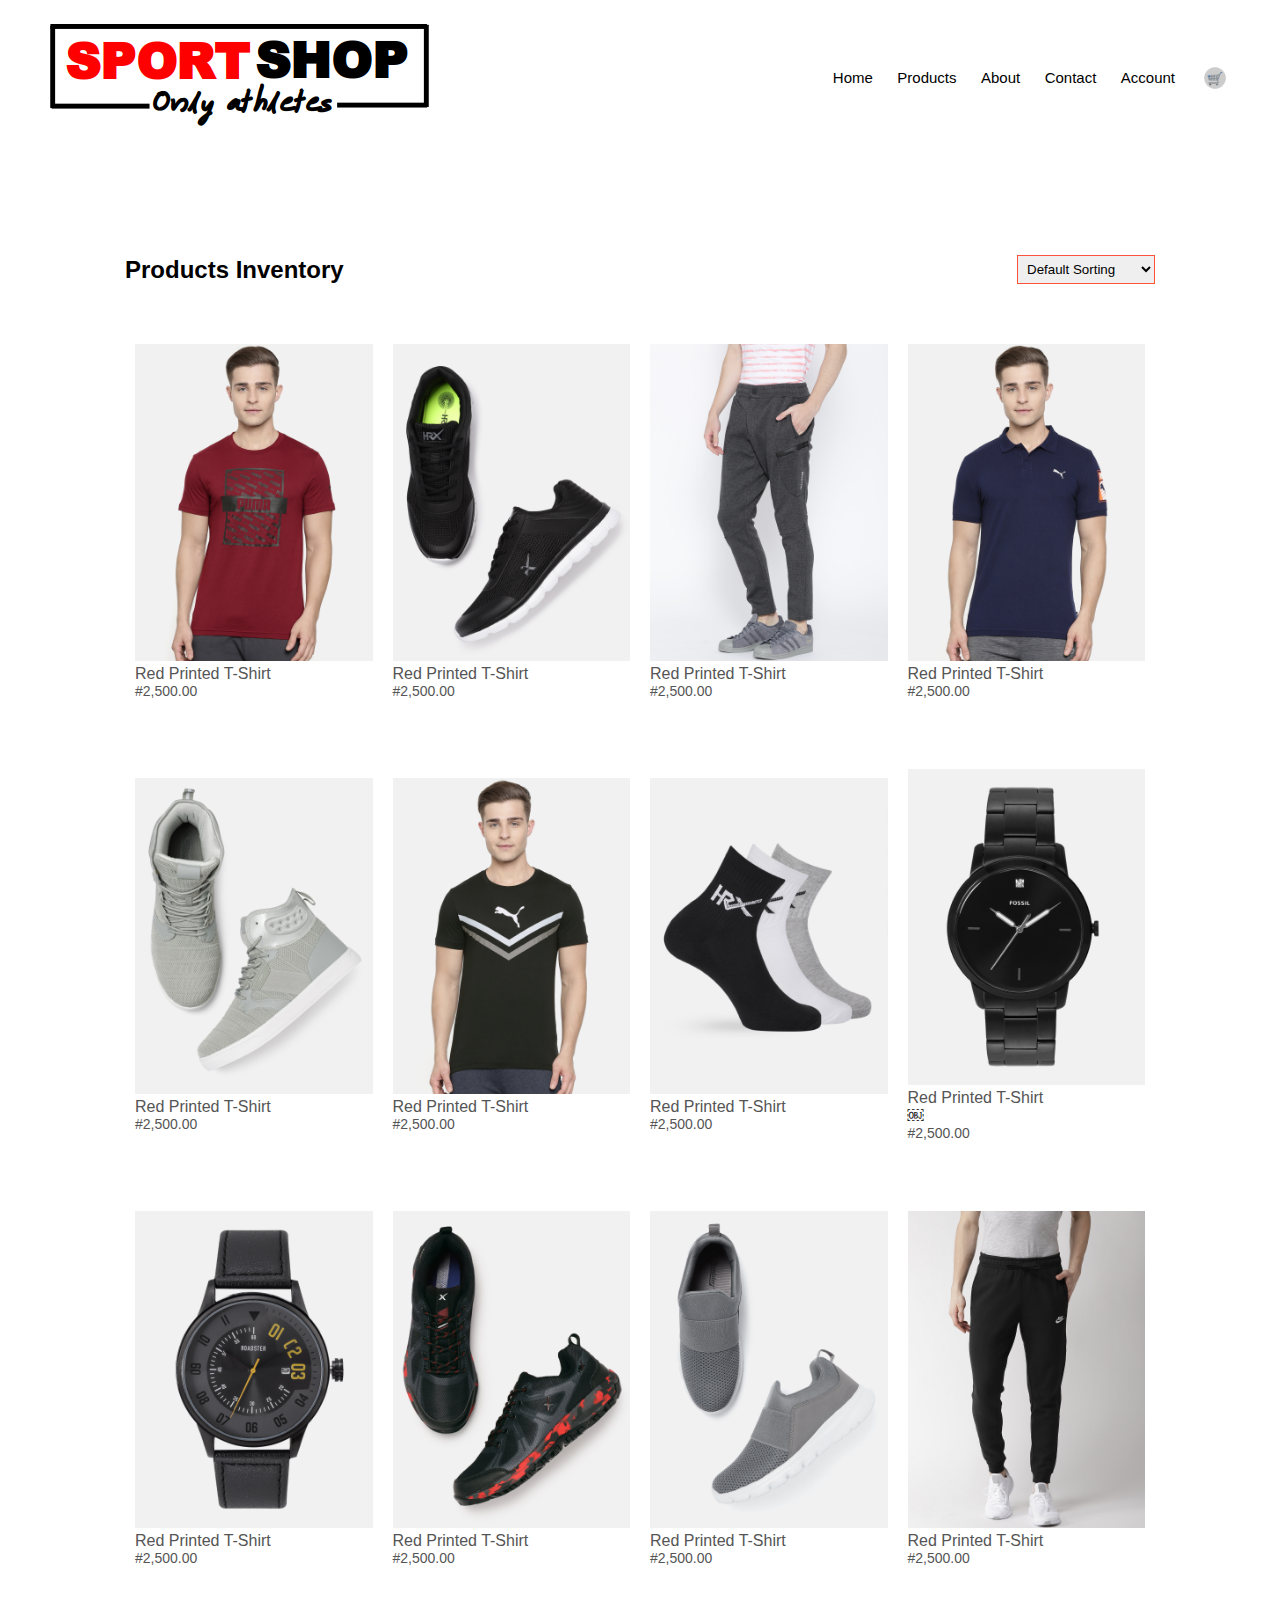
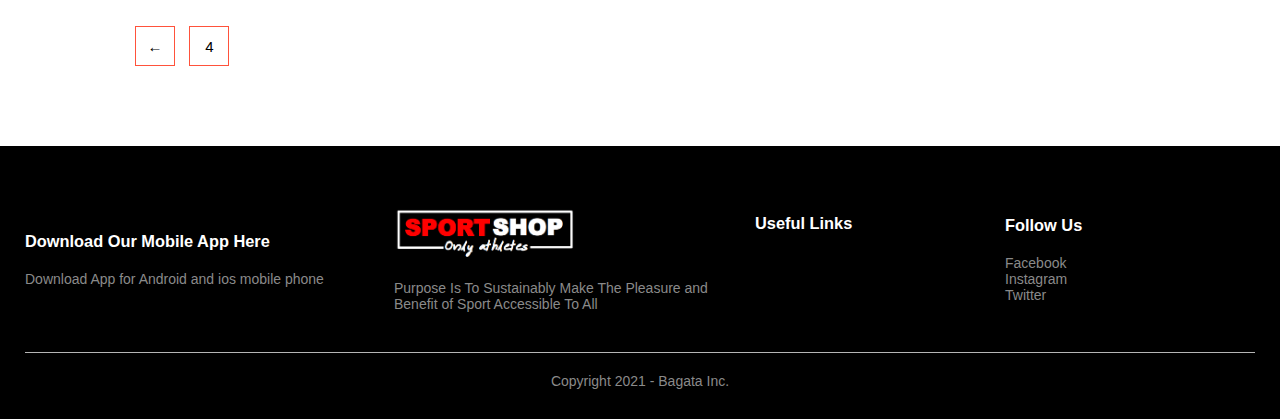
<file: product-page3.html>
<!DOCTYPE html>
<html lang="en">

<head>
    <meta charset="UTF-8">
    <meta name="viewport" content="width=device-width, initial-scale=1.0">
    <title>ALL PRODUCTS | ECOMMERCE ONLINE STORE</title>
    <link rel="stylesheet" type="text/css" href="css/stylesheet.css">
    <!-- <link href="https://fonts.googleapis.com/css2?family=poppins:wght@300;400;500;600;700&display=swap"
        rel="stylesheet">
    <link rel="stylesheet" href="https://stackpath.bootstrapcdn.com/font-awesome/4.7.0/css/font-awesome.min.css"> -->
</head>

<body>
    <div class="container">
        <div class="navbar">
            <div class="logo">
                <a href="index.html">
                    <img src="images/logo3.png">
                </a>
            </div>
            <nav>
                <ul id="MenuItems">
                    <li><a href="index.html">Home</a></li>
                    <li><a href="product.html">Products</a></li>
                    <li><a href="#">About</a></li>
                    <li><a href="#">Contact</a></li>
                    <li><a href="#">Account</a></li>
                </ul>
            </nav>
            <img src="/images/cart.png" width="40px" height="40px">
            <img src="/images/menu.png" class="menu-icon" onclick="menutoggle()">
        </div>
    </div>

    <div class="small-container">

        <div class="row row-2">
            <h2>Products Inventory</h2>
            <select>
                <option>Default Sorting</option>
                <option>Sort by Popularity</option>
                <option>Sort by Rating</option>
                <option>Sort by price</option>

            </select>
        </div>

        <div class="row">
            <div class="col-2">
                <img src="/images/product-1.jpg">
                <h4>Red Printed T-Shirt</h4>
                <div class="rating">
                    <i class="fa fa-star"></i>
                    <i class="fa fa-star"></i>
                    <i class="fa fa-star"></i>
                    <i class="fa fa-star"></i>
                    <i class="fa fa-star-o"></i>
                </div>
                <p>#2,500.00</p>
            </div>
            <div class="col-2">
                <img src="/images/product-2.jpg">
                <h4>Red Printed T-Shirt</h4>
                <div class="rating">
                    <i class="fa fa-star"></i>
                    <i class="fa fa-star"></i>
                    <i class="fa fa-star"></i>
                    <i class="fa fa-star"></i>
                    <i class="fa fa-star-half-o"></i>
                </div>
                <p>#2,500.00</p>
            </div>
            <div class="col-2">
                <img src="/images/product-3.jpg">
                <h4>Red Printed T-Shirt</h4>
                <div class="rating">
                    <i class="fa fa-star"></i>
                    <i class="fa fa-star"></i>
                    <i class="fa fa-star"></i>
                    <i class="fa fa-star"></i>
                    <i class="fa fa-star-o"></i>
                </div>
                <p>#2,500.00</p>
            </div>
            <div class="col-2">
                <img src="/images/product-4.jpg">
                <h4>Red Printed T-Shirt</h4>
                <div class="rating">
                    <i class="fa fa-star"></i>
                    <i class="fa fa-star"></i>
                    <i class="fa fa-star"></i>
                    <i class="fa fa-star"></i>
                    <i class="fa fa-star-half-o"></i>
                </div>
                <p>#2,500.00</p>
            </div>
        </div>

        <div class="row">
            <div class="col-2">
                <img src="/images/product-5.jpg">
                <h4>Red Printed T-Shirt</h4>
                <div class="rating">
                    <i class="fa fa-star"></i>
                    <i class="fa fa-star"></i>
                    <i class="fa fa-star"></i>
                    <i class="fa fa-star"></i>
                    <i class="fa fa-star-o"></i>
                </div>
                <p>#2,500.00</p>
            </div>
            <div class="col-2">
                <img src="/images/product-6.jpg">
                <h4>Red Printed T-Shirt</h4>
                <div class="rating">
                    <i class="fa fa-star"></i>
                    <i class="fa fa-star"></i>
                    <i class="fa fa-star"></i>
                    <i class="fa fa-star"></i>
                    <i class="fa fa-star-half-o"></i>
                </div>
                <p>#2,500.00</p>
            </div>
            <div class="col-2">
                <img src="/images/product-7.jpg">
                <h4>Red Printed T-Shirt</h4>
                <div class="rating">
                    <i class="fa fa-star"></i>
                    <i class="fa fa-star"></i>
                    <i class="fa fa-star"></i>
                    <i class="fa fa-star"></i>
                    <i class="fa fa-star-half-o"></i>
                </div>
                <p>#2,500.00</p>
            </div>
            <div class="col-2">
                <img src="/images/product-8.jpg">
                <h4>Red Printed T-Shirt</h4>
                <div class="rating">
                    <i class="fa fa-star"></i>
                    <i class="fa fa-star"></i>
                    <i class="fa fa-star"></i>
                    <i class="fa fa-star"></i>
                    <i class="fa fa-star-half-o"></i>
                </div>￼
                <p>#2,500.00</p>
            </div>
            <div class="col-2">
                <img src="/images/product-9.jpg">
                <h4>Red Printed T-Shirt</h4>
                <div class="rating">
                    <i class="fa fa-star"></i>
                    <i class="fa fa-star"></i>
                    <i class="fa fa-star"></i>
                    <i class="fa fa-star"></i>
                    <i class="fa fa-star-o"></i>
                </div>
                <p>#2,500.00</p>
            </div>
            <div class="col-2">
                <img src="/images/product-10.jpg">
                <h4>Red Printed T-Shirt</h4>
                <div class="rating">
                    <i class="fa fa-star"></i>
                    <i class="fa fa-star"></i>
                    <i class="fa fa-star"></i>
                    <i class="fa fa-star"></i>
                    <i class="fa fa-star-half-o"></i>
                </div>
                <p>#2,500.00</p>
            </div>
            <div class="col-2">
                <img src="/images/product-11.jpg">
                <h4>Red Printed T-Shirt</h4>
                <div class="rating">
                    <i class="fa fa-star"></i>
                    <i class="fa fa-star"></i>
                    <i class="fa fa-star"></i>
                    <i class="fa fa-star"></i>
                    <i class="fa fa-star-o"></i>
                </div>
                <p>#2,500.00</p>
            </div>
            <div class="col-2">
                <img src="/images/product-12.jpg">
                <h4>Red Printed T-Shirt</h4>
                <div class="rating">
                    <i class="fa fa-star"></i>
                    <i class="fa fa-star"></i>
                    <i class="fa fa-star"></i>
                    <i class="fa fa-star"></i>
                    <i class="fa fa-star-half-o"></i>
                </div>
                <p>#2,500.00</p>
            </div>
        </div>

        <div class="next-page">
            <a href="product-page2.html"><span>&#8592</span></a>
            <!-----------<a href="product-page3.html"><span>3</span></a>---------->
            <a href="#"><span>4</span></a>

        </div>
    </div>



    </div>

    <!------------ footer ------------->
    <div class="footer">
        <div class="container">
            <div class="row">
                <div class="footer-col">
                    <h3>Download Our Mobile App Here</h3>
                    <p>Download App for Android and ios mobile phone</p>
                </div>
                <div class="footer-col-1">
                    <img src="images/logo2.png">
                    <p>Purpose Is To Sustainably Make The Pleasure and Benefit of Sport Accessible To All</p>
                </div>
                <div class="footer-col-2">
                    <h3>Useful Links</h3>
                    <ul>
                        <li><a href="#">Coupons</a></li>
                        <li><a href="#">Return Policy</a></li>
                        <li><a href="#">Join Affiliate</a></li>
                    </ul>
                </div>
                <div class="footer-col-3">
                    <h3>Follow Us</h3>
                    <ul>
                        <li>Facebook</li>
                        <li>Instagram</li>
                        <li>Twitter</li>
                    </ul>
                </div>
            </div>
            <hr>
            <p class="copyright">Copyright 2021 - Bagata Inc.</p>
        </div>
    </div>
    <!----------- Js for toggle menu ---------->
    <script>
        var MenuItems = document.getElementById("MenuItems");

        MenuItems.style.maxHeight = "0px";

        function menutoggle() {
            if (MenuItems.style.maxHeight == "0px") {
                MenuItems.style.maxHeight = "200px";
            }
            else {
                MenuItems.style.maxHeight = "0px";
            }
        }
    </script>
</body>

</html>
</file>
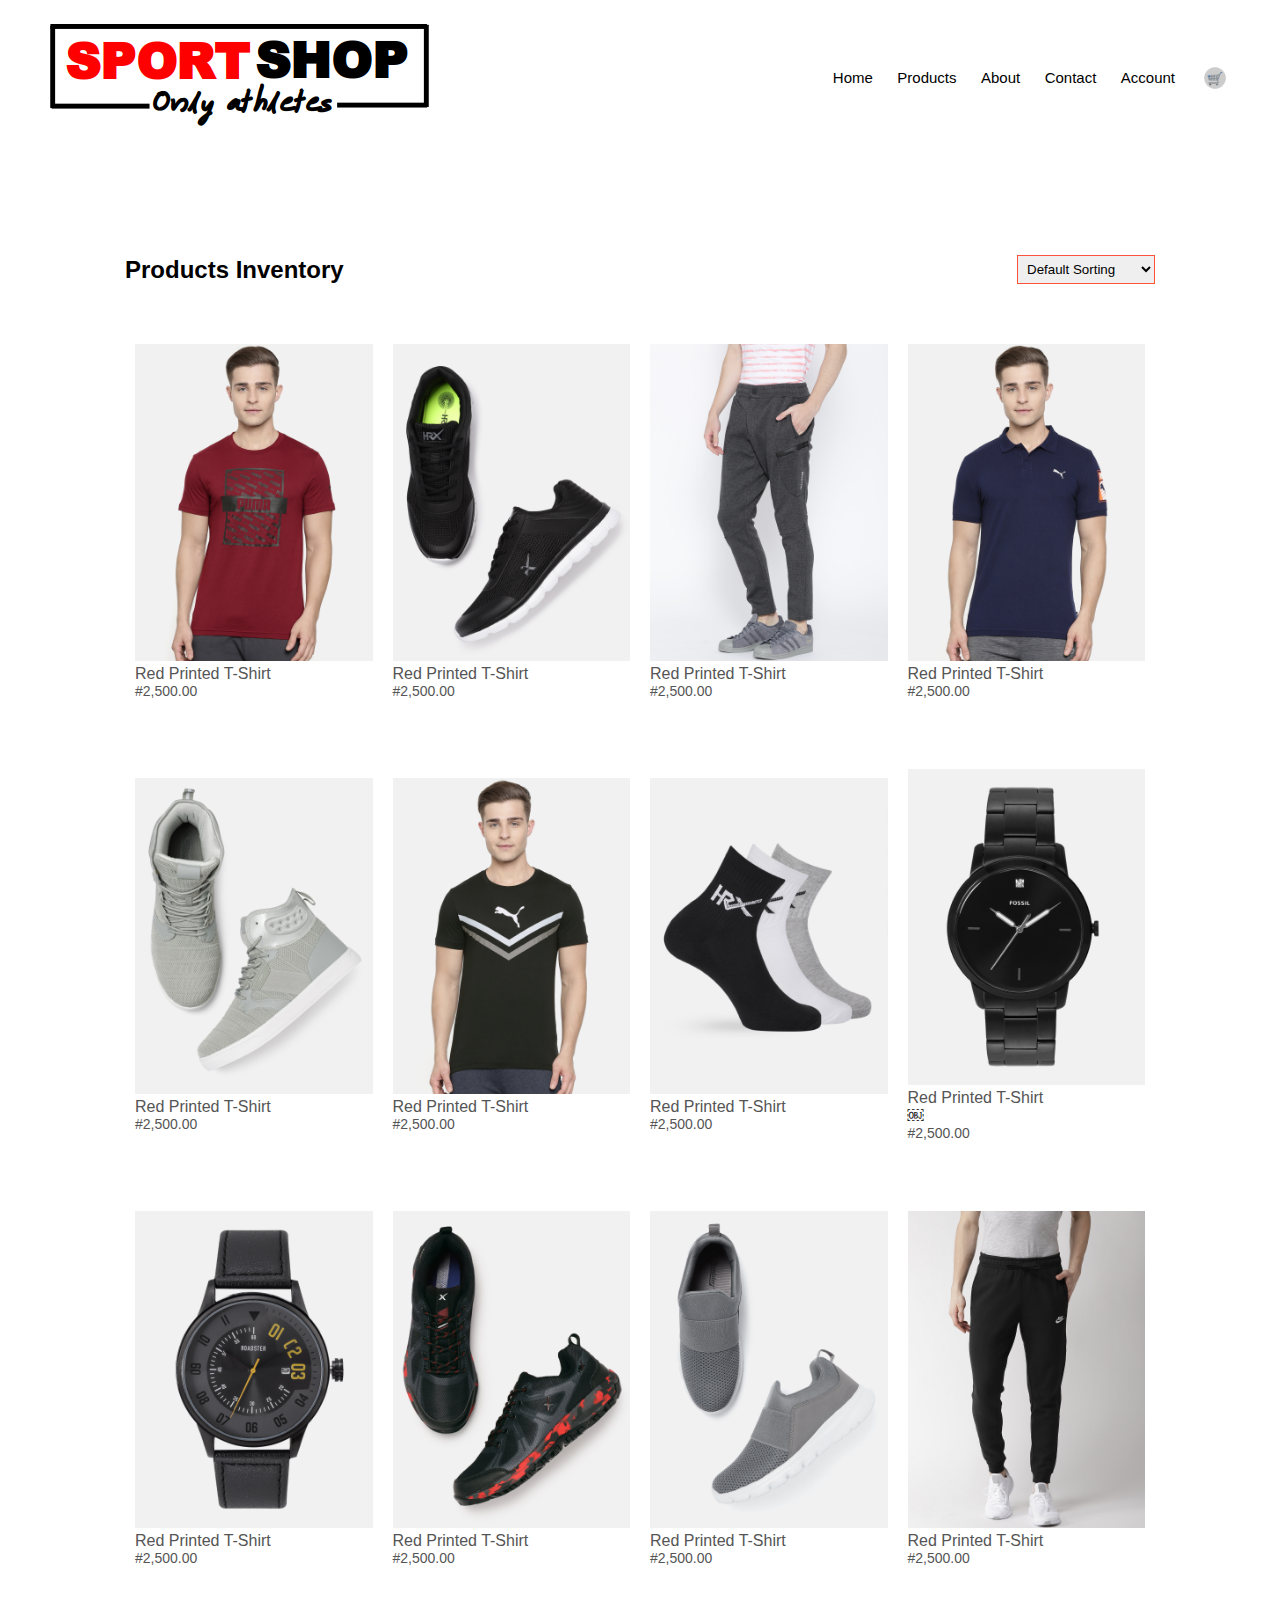
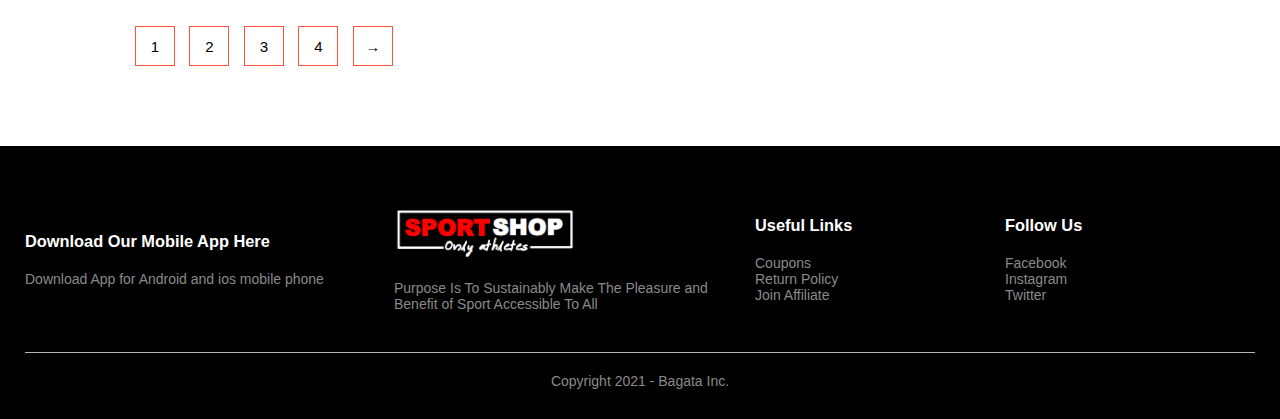
<file: product.html>
<!DOCTYPE html>
<html lang="en">

<head>
    <meta charset="UTF-8">
    <meta name="viewport" content="width=device-width, initial-scale=1.0">
    <title>ALL PRODUCTS | ECOMMERCE ONLINE STORE</title>
    <link rel="stylesheet" type="text/css" href="css/stylesheet.css">
    <!-- <link href="https://fonts.googleapis.com/css2?family=poppins:wght@300;400;500;600;700&display=swap"
        rel="stylesheet">
    <link rel="stylesheet" href="https://stackpath.bootstrapcdn.com/font-awesome/4.7.0/css/font-awesome.min.css"> -->
</head>

<body>
    <div class="container">
        <div class="navbar">
            <div class="logo">
                <a href="index.html">
                    <img src="images/logo3.png">
                </a>
            </div>
            <nav>
                <ul id="MenuItems">
                    <li><a href="index.html">Home</a></li>
                    <li><a href="product.html">Products</a></li>
                    <li><a href="#">About</a></li>
                    <li><a href="#">Contact</a></li>
                    <li><a href="#">Account</a></li>
                </ul>
            </nav>
            <img src="/images/cart.png" width="40px" height="40px">
            <img src="/images/menu.png" class="menu-icon" onclick="menutoggle()">
        </div>
    </div>

    <div class="small-container">

        <div class="row row-2">
            <h2>Products Inventory</h2>
            <select>
                <option>Default Sorting</option>
                <option>Sort by Popularity</option>
                <option>Sort by Rating</option>
                <option>Sort by price</option>

            </select>
        </div>

        <div class="row">
            <div class="col-2">
                <img src="/images/product-1.jpg">
                <h4>Red Printed T-Shirt</h4>
                <div class="rating">
                    <i class="fa fa-star"></i>
                    <i class="fa fa-star"></i>
                    <i class="fa fa-star"></i>
                    <i class="fa fa-star"></i>
                    <i class="fa fa-star-o"></i>
                </div>
                <p>#2,500.00</p>
            </div>
            <div class="col-2">
                <img src="/images/product-2.jpg">
                <h4>Red Printed T-Shirt</h4>
                <div class="rating">
                    <i class="fa fa-star"></i>
                    <i class="fa fa-star"></i>
                    <i class="fa fa-star"></i>
                    <i class="fa fa-star"></i>
                    <i class="fa fa-star-half-o"></i>
                </div>
                <p>#2,500.00</p>
            </div>
            <div class="col-2">
                <img src="/images/product-3.jpg">
                <h4>Red Printed T-Shirt</h4>
                <div class="rating">
                    <i class="fa fa-star"></i>
                    <i class="fa fa-star"></i>
                    <i class="fa fa-star"></i>
                    <i class="fa fa-star"></i>
                    <i class="fa fa-star-o"></i>
                </div>
                <p>#2,500.00</p>
            </div>
            <div class="col-2">
                <img src="/images/product-4.jpg">
                <h4>Red Printed T-Shirt</h4>
                <div class="rating">
                    <i class="fa fa-star"></i>
                    <i class="fa fa-star"></i>
                    <i class="fa fa-star"></i>
                    <i class="fa fa-star"></i>
                    <i class="fa fa-star-half-o"></i>
                </div>
                <p>#2,500.00</p>
            </div>
        </div>

        <div class="row">
            <div class="col-2">
                <img src="/images/product-5.jpg">
                <h4>Red Printed T-Shirt</h4>
                <div class="rating">
                    <i class="fa fa-star"></i>
                    <i class="fa fa-star"></i>
                    <i class="fa fa-star"></i>
                    <i class="fa fa-star"></i>
                    <i class="fa fa-star-o"></i>
                </div>
                <p>#2,500.00</p>
            </div>
            <div class="col-2">
                <img src="/images/product-6.jpg">
                <h4>Red Printed T-Shirt</h4>
                <div class="rating">
                    <i class="fa fa-star"></i>
                    <i class="fa fa-star"></i>
                    <i class="fa fa-star"></i>
                    <i class="fa fa-star"></i>
                    <i class="fa fa-star-half-o"></i>
                </div>
                <p>#2,500.00</p>
            </div>
            <div class="col-2">
                <img src="/images/product-7.jpg">
                <h4>Red Printed T-Shirt</h4>
                <div class="rating">
                    <i class="fa fa-star"></i>
                    <i class="fa fa-star"></i>
                    <i class="fa fa-star"></i>
                    <i class="fa fa-star"></i>
                    <i class="fa fa-star-half-o"></i>
                </div>
                <p>#2,500.00</p>
            </div>
            <div class="col-2">
                <img src="/images/product-8.jpg">
                <h4>Red Printed T-Shirt</h4>
                <div class="rating">
                    <i class="fa fa-star"></i>
                    <i class="fa fa-star"></i>
                    <i class="fa fa-star"></i>
                    <i class="fa fa-star"></i>
                    <i class="fa fa-star-half-o"></i>
                </div>￼
                <p>#2,500.00</p>
            </div>
            <div class="col-2">
                <img src="/images/product-9.jpg">
                <h4>Red Printed T-Shirt</h4>
                <div class="rating">
                    <i class="fa fa-star"></i>
                    <i class="fa fa-star"></i>
                    <i class="fa fa-star"></i>
                    <i class="fa fa-star"></i>
                    <i class="fa fa-star-o"></i>
                </div>
                <p>#2,500.00</p>
            </div>
            <div class="col-2">
                <img src="/images/product-10.jpg">
                <h4>Red Printed T-Shirt</h4>
                <div class="rating">
                    <i class="fa fa-star"></i>
                    <i class="fa fa-star"></i>
                    <i class="fa fa-star"></i>
                    <i class="fa fa-star"></i>
                    <i class="fa fa-star-half-o"></i>
                </div>
                <p>#2,500.00</p>
            </div>
            <div class="col-2">
                <img src="/images/product-11.jpg">
                <h4>Red Printed T-Shirt</h4>
                <div class="rating">
                    <i class="fa fa-star"></i>
                    <i class="fa fa-star"></i>
                    <i class="fa fa-star"></i>
                    <i class="fa fa-star"></i>
                    <i class="fa fa-star-o"></i>
                </div>
                <p>#2,500.00</p>
            </div>
            <div class="col-2">
                <img src="/images/product-12.jpg">
                <h4>Red Printed T-Shirt</h4>
                <div class="rating">
                    <i class="fa fa-star"></i>
                    <i class="fa fa-star"></i>
                    <i class="fa fa-star"></i>
                    <i class="fa fa-star"></i>
                    <i class="fa fa-star-half-o"></i>
                </div>
                <p>#2,500.00</p>
            </div>
        </div>

        <div class="next-page">
            <a href="product-page1.html"><span>1</span></a>
            <a href="product-page2.html"><span>2</span></a>
            <a href="product-page3.html"><span>3</span></a>
            <a href="#"><span>4</span></a>
            <a href="product-page1.html"><span>&#8594</span></a>
        </div>
    </div>



    </div>

    <!------------ footer ------------->
    <div class="footer">
        <div class="container">
            <div class="row">
                <div class="footer-col">
                    <h3>Download Our Mobile App Here</h3>
                    <p>Download App for Android and ios mobile phone</p>
                </div>
                <div class="footer-col-1">
                    <img src="images/logo2.png">
                    <p>Purpose Is To Sustainably Make The Pleasure and Benefit of Sport Accessible To All</p>
                </div>
                <div class="footer-col-2">
                    <h3>Useful Links</h3>
                    <ul>
                        <li>Coupons</li>
                        <li>Return Policy</li>
                        <li>Join Affiliate</li>
                    </ul>
                </div>
                <div class="footer-col-3">
                    <h3>Follow Us</h3>
                    <ul>
                        <li>Facebook</li>
                        <li>Instagram</li>
                        <li>Twitter</li>
                    </ul>
                </div>
            </div>
            <hr>
            <p class="copyright">Copyright 2021 - Bagata Inc.</p>
        </div>
    </div>
    <!----------- Js for toggle menu ---------->
    <script>
        var MenuItems = document.getElementById("MenuItems");

        MenuItems.style.maxHeight = "0px";

        function menutoggle() {
            if (MenuItems.style.maxHeight == "0px") {
                MenuItems.style.maxHeight = "200px";
            }
            else {
                MenuItems.style.maxHeight = "0px";
            }
        }
    </script>
</body>

</html>
</file>
<file: css/stylesheet.css>
* {
    margin: 0;
    padding: 0;
    box-sizing: border-box;
}

body {
    font-family: poppins, sans-serif;
}
.navbar {
    display: flex;
    align-items: center;
    padding: 20px;
}

nav {
    flex: 1;
    text-align: right;
}

nav ul {
    display: inline-block;
    list-style-type: none;
}

nav ul li {
    display: inline-block;
    margin-right: 20px;
}

a {
    text-decoration: none;
    color: black;
    font-size: 15px;
}

p {
    color: #555;
}

.container {
    max-width: 1300px;
    margin: auto auto 10px 0;
    padding-left: 25px;
    padding-right: 25px;
}

.row {
    display: flex;
    align-items: center;
    flex-wrap: wrap;
    justify-content: space-around;
}

.col {
    flex-basis: 50%;
    min-width: 300px;
}

.col img {
    max-width: 100%;
    max-height: 100%;
    padding: 50px 0;
}

.col h1 {
    font-size: 50px;
    line-height: 60px;
    margin: 25px 0;
}

.btn {
    display: inline-block;
    background: #ff523b;
    color: #fff;
    padding: 8px 30px;
    margin: 30px 0;
    border-radius: 30px;
    transition: background 0.5s;
}

.btn:hover {
    background: brown;
}

.header {
    background: linear-gradient(pink,#fff);
}

.header .row {
    margin-top: 70px;
}

.categories {
    margin: 70px;
}

.col-1 {
    flex-basis: 30%;
    min-width: 250px;
    margin-bottom: 30px;
}

.col-1 img {
    width: 100%;
}

.small-container {
    max-width: 1080px;
    margin: auto;
    padding-left: 25px;
    padding-right: 25px;
}

.col-2 {
    flex-basis: 25%;
    padding: 10px;
    min-width: 200px;
    margin-bottom: 50px;
    transition: transform 0.5s;
}

.col-2 img {
    width: 100%;
}

.title {
    text-align: center;
    margin: 0 auto 80px;
    position: relative;
    line-height: 60px;
    color: #555;
}

.title::after {
    content: '';
    background: #ff523b;
    width: 80px;
    height: 5px;
    border-radius: 5px;
    position: absolute;
    bottom: 0;
    left: 50%;
    transform: translateX(-50%)
}

h4 {
    color: #555;
    font-weight: normal;
}

.col-2 p {
    font-size: 14px;
}

.rating {
    color: #ff523b;
}

.col-2:hover {
    transform: translateY(-5%);
}
/*------------offer-----------*/
.offer {
    background: radial-gradient(pink,#fff);
    margin-top: 80px;
    padding: 30px 0;
}

.col .offer-img {
    padding: 50px;

}

small {
    color:#555;
}

/*----------footer-----------*/
.footer {
    background: #000;
    color: #8a8a8a;
    font-size: 14px;
    padding: 60px 0 20px;
}

.footer p {
    color: #8a8a8a;
}

.footer h3 {
    color: #fff;
    margin-bottom: 20px;
}

.footer-col, .footer-col-1, .footer-col-2, .footer-col-3 {
    min-width: 250px;
    margin-bottom: 20px;
}

.footer-col {
    flex-basis: 30%;
}

.footer p {
    color: #8a8a8a;
}

.footer-col-1 {
    flex: 1;
    text-align: left;
}

.footer-col-1 img {
    width: 180px;
    margin-bottom: 20px;
}

.footer-col-2, .footer-col-3 {
    flex-basis: 8px;
    text-align: left;
}

ul {
    list-style-type: none;
}

.app-logo {
    margin-top: 20px;
}

.app-logo img {
    width: 140px;
}

.footer hr {
    border: none;        
    transition: max-height 0.5s;
    background: #b5b5b5;
    height: 1px;
    margin: 20px 0;
}

.copyright {
    text-align: center;
}

.menu-icon {
    width: 28px;
    margin-left: 20px;
    display: none;
}

/* product inventory*/ 
.row-2 {
    justify-content: space-between;
    margin: 100px auto 50px;
}

select {
    border: 1px solid #ff523b;
    padding: 5px;
    
}

select:focus {
    outline: none;
}

.next-page {
    margin: 0 auto 80px;
}

.next-page span {
    display: inline-block;
    border: 1px solid #ff523b;
    margin: 0 0 0 10px;
    width: 40px;
    height: 40px;
    text-align: center;
    line-height: 40px;
    cursor: pointer;
}

.next-page span:hover {
    background: #ff523b;
    color: #fff;
}



/*----------- media query for menu ----------*/
@media only screen and (max-width: 800px) {

    nav ul {
        position: absolute;
        top: 120px;
        left: 0;
        background: #333;
        width: 100%;
        overflow: hidden;
        transition: max-height 0.5s;
    }

    nav ul li {
        display: block;
        margin-right: 50px;
        margin-top: 10px;
        margin-bottom: 10px;
    }

    nav ul li a {
        color: #fff;
    }

    .menu-icon {
        display: block;
        cursor: pointer;
    }
}

/*----------- media query for less than 600 screen size ----------*/
@media only screen and (max-width: 600px) {
    .row {
        text-align: center;
    }

    .col, .col-1, .col-2 {
        flex-basis: 100%;
    }
}
</file>
